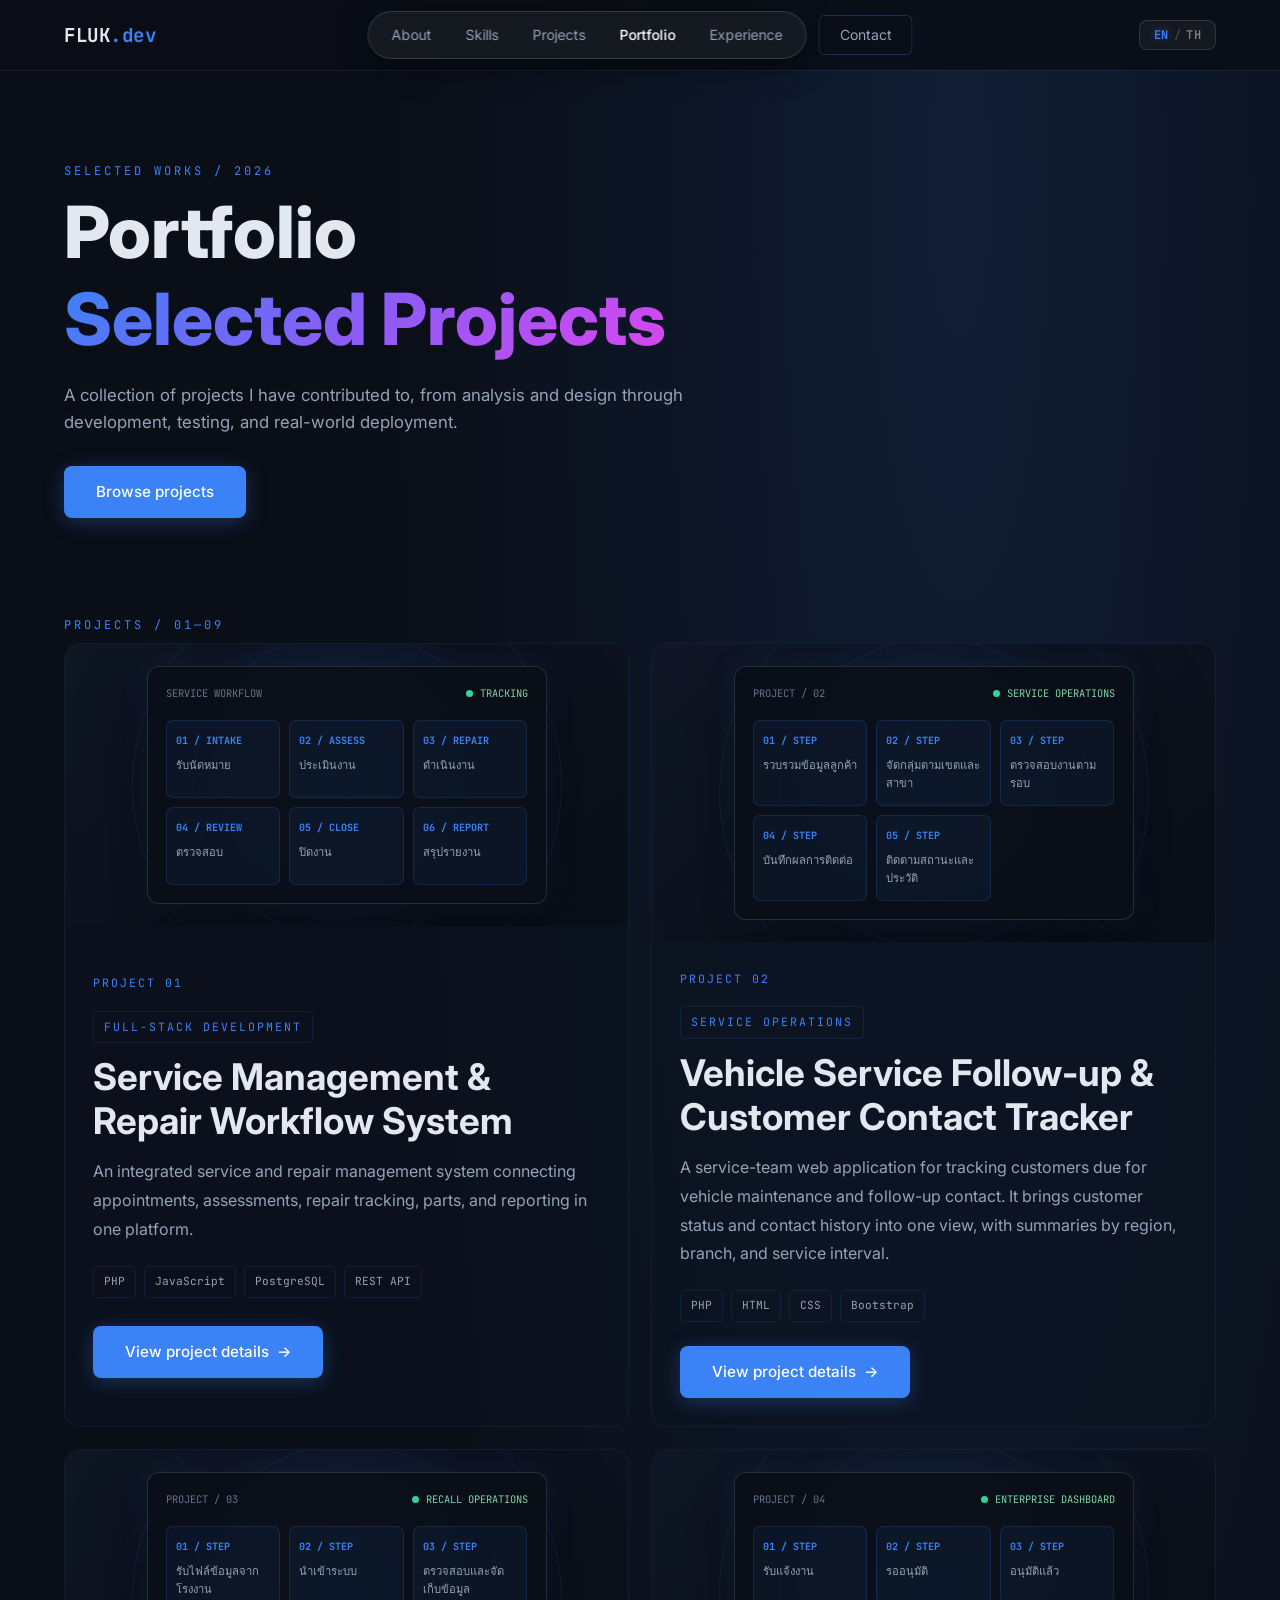
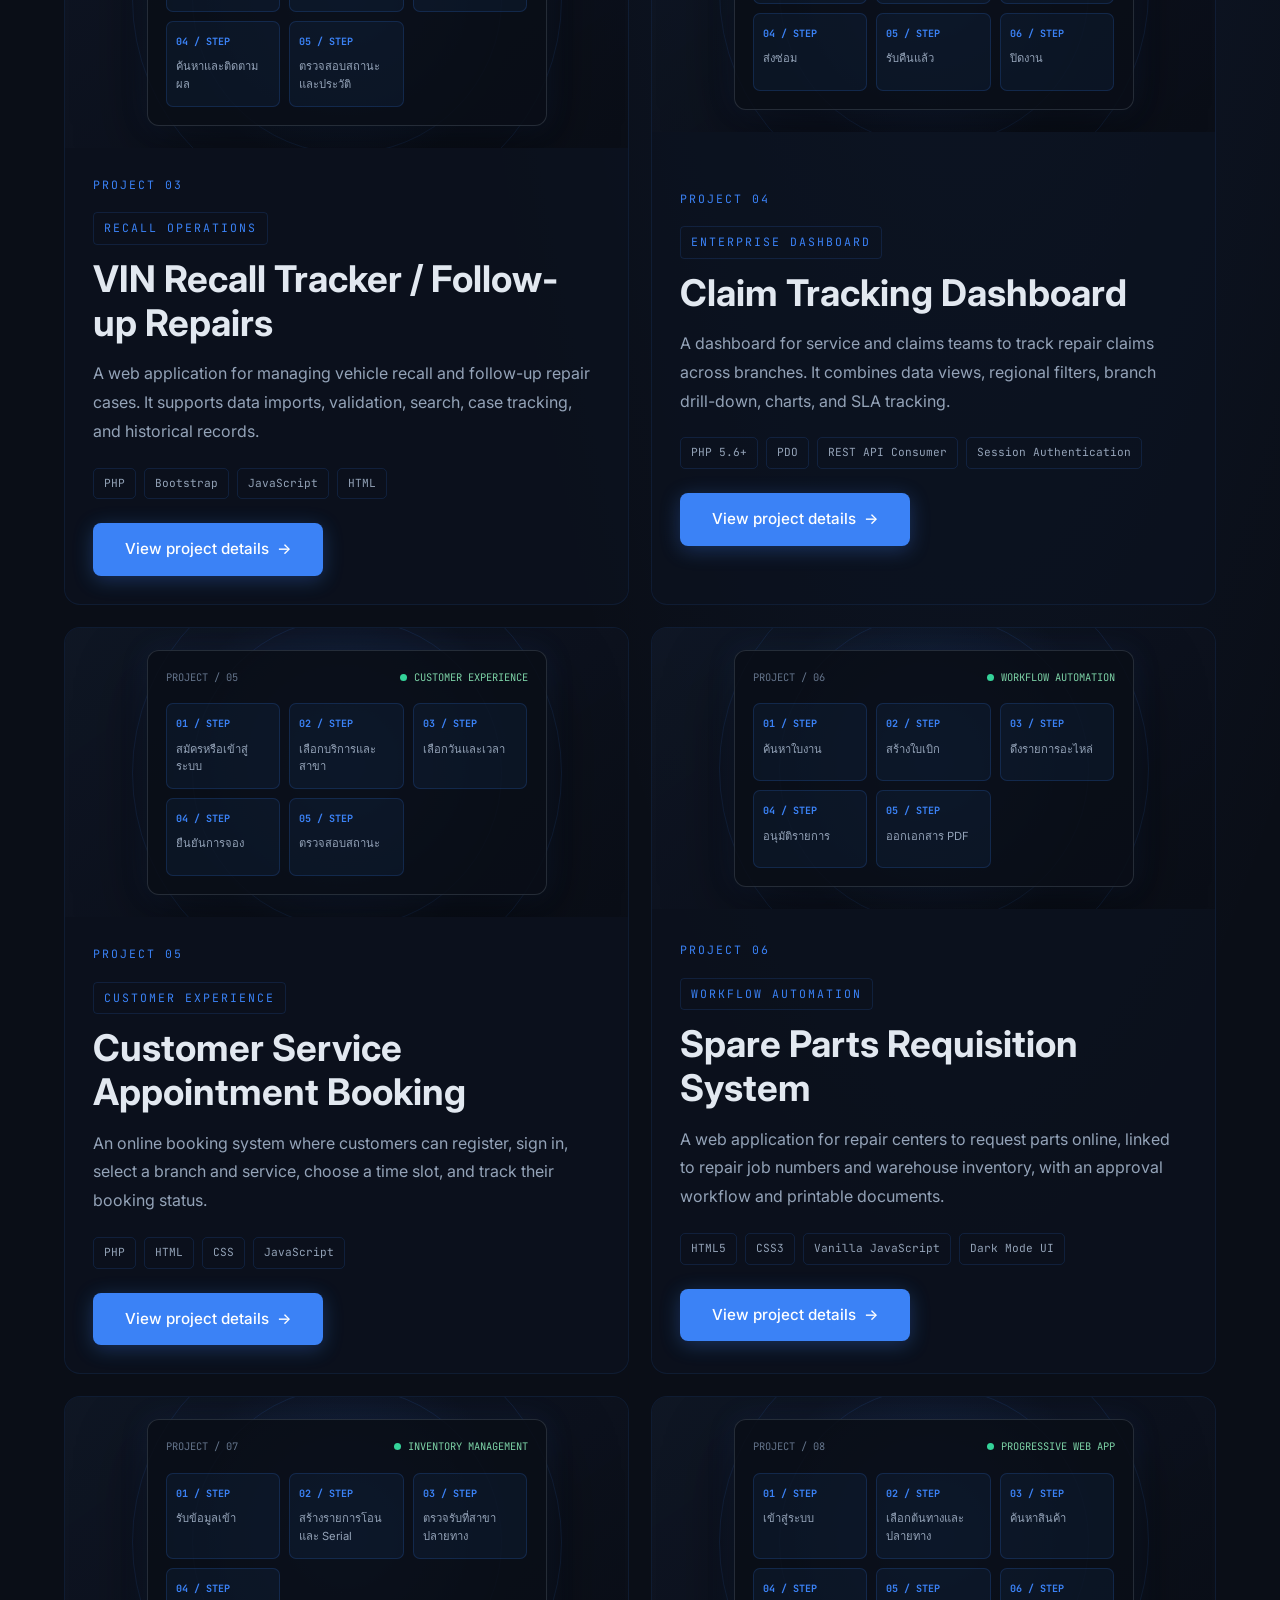
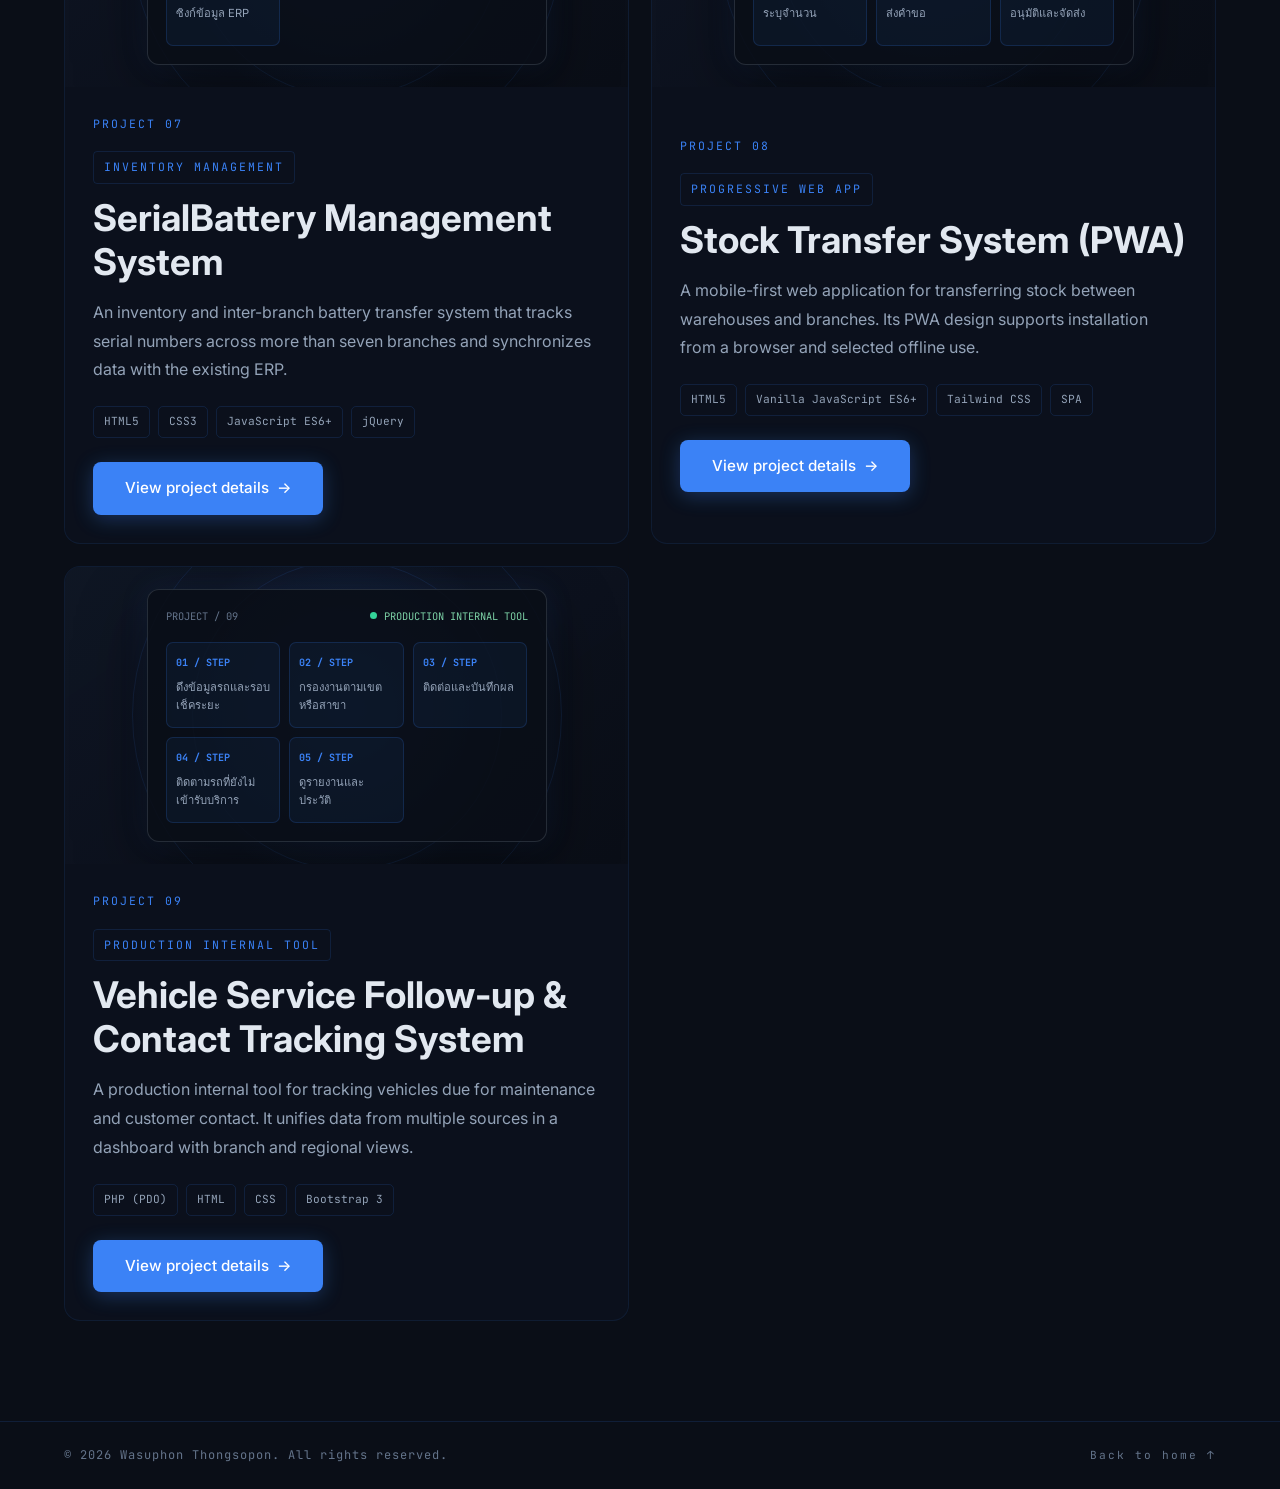
<file: portfolio.html>
<!DOCTYPE html>
<html lang="en">
<head>
    <meta charset="UTF-8">
    <meta name="viewport" content="width=device-width, initial-scale=1.0">
    <meta name="description" content="ผลงานและโปรเจกต์ของ Wasuphon Thongsopon (Fluk)">
    <title>Portfolio | Wasuphon Thongsopon</title>
    <link rel="stylesheet" href="style.css?v=3c09b82-mobile">
    <link rel="preconnect" href="https://fonts.googleapis.com">
    <link rel="preconnect" href="https://fonts.gstatic.com" crossorigin>
    <link href="https://fonts.googleapis.com/css2?family=Inter:wght@300;400;500;600;700;800;900&family=JetBrains+Mono:wght@400;500;600;700&display=swap" rel="stylesheet">
</head>
<body class="portfolio-page">
    <nav class="navbar scrolled" id="navbar" aria-label="Main navigation">
        <div class="nav-container">
            <a href="index.html#hero" class="nav-logo">FLUK<span>.dev</span></a>
            <div class="nav-links" id="navLinks">
                <div class="nav-pill-group">
                    <a href="index.html#about" class="nav-link" data-i18n="nav_about">About</a>
                    <a href="index.html#skills" class="nav-link" data-i18n="nav_skills">Skills</a>
                    <a href="index.html#projects" class="nav-link" data-i18n="nav_projects">Projects</a>
                    <a href="portfolio.html" class="nav-link active" aria-current="page" data-i18n="nav_portfolio">Portfolio</a>
                    <a href="index.html#experience" class="nav-link" data-i18n="nav_experience">Experience</a>
                </div>
                <a href="index.html#contact" class="nav-link nav-link-btn" data-i18n="nav_contact">Contact</a>
            </div>
            <button class="lang-toggle" id="langToggle" aria-label="Toggle language">
                <span class="lang-toggle-en">EN</span>
                <span class="lang-toggle-divider">/</span>
                <span class="lang-toggle-th">TH</span>
            </button>
            <button class="nav-toggle" id="navToggle" aria-label="Toggle menu" aria-expanded="false">
                <span></span><span></span><span></span>
            </button>
        </div>
    </nav>

    <main>
        <section class="portfolio-hero">
            <div class="container">
                <div class="section-label" data-i18n="portfolio_eyebrow">SELECTED WORKS / 2026</div>
                <h1 class="section-title"><span data-i18n="portfolio_title">Portfolio</span><br><span class="gradient-text" data-i18n="portfolio_subtitle">Selected Projects</span></h1>
                <p class="portfolio-hero-copy" data-i18n="portfolio_intro">
                    รวบรวมโปรเจกต์ที่ได้มีส่วนร่วมตั้งแต่การวิเคราะห์ ออกแบบ พัฒนา
                    ทดสอบ ไปจนถึงการนำระบบไปใช้งานจริง
                </p>
                <a class="btn btn-primary" href="#portfolio-projects" data-i18n="portfolio_browse">Browse projects</a>
            </div>
        </section>

        <section class="portfolio-list" id="portfolio-projects">
            <div class="container">
                <div class="section-label" data-i18n="portfolio_count">PROJECTS / 01—09</div>
                <div class="portfolio-project-grid">
                    <article class="portfolio-project-card">
                        <div class="portfolio-project-copy">
                            <div class="portfolio-project-number">PROJECT 01</div>
                            <div class="portfolio-project-type">FULL-STACK DEVELOPMENT</div>
                            <h2 class="portfolio-project-title">Service Management &amp; Repair Workflow System</h2>
                            <p class="portfolio-project-description" data-i18n="project01_summary">
                                ระบบบริหารงานบริการและงานซ่อม เชื่อมโยงการนัดหมาย การประเมินงาน
                                การติดตามสถานะ การจัดการอะไหล่ และรายงานไว้ในระบบเดียว
                            </p>
                            <div class="portfolio-tags" aria-label="เทคโนโลยีหลัก">
                                <span>PHP</span><span>JavaScript</span><span>PostgreSQL</span><span>REST API</span>
                            </div>
                            <a class="btn btn-primary" href="project-01.html" style="margin-top: 28px;">
                                <span data-i18n="project_details">View project details</span> <span aria-hidden="true">→</span>
                            </a>
                        </div>
                        <div class="portfolio-project-art" role="img" aria-label="ภาพประกอบลำดับงานของระบบบริการและงานซ่อม">
                            <div class="portfolio-art-window">
                                <div class="portfolio-art-window-header">
                                    <span>SERVICE WORKFLOW</span>
                                    <span class="portfolio-art-status">TRACKING</span>
                                </div>
                                <div class="portfolio-art-flow">
                                    <div class="portfolio-art-step"><strong>01 / INTAKE</strong><span>รับนัดหมาย</span></div>
                                    <div class="portfolio-art-step"><strong>02 / ASSESS</strong><span>ประเมินงาน</span></div>
                                    <div class="portfolio-art-step"><strong>03 / REPAIR</strong><span>ดำเนินงาน</span></div>
                                    <div class="portfolio-art-step"><strong>04 / REVIEW</strong><span>ตรวจสอบ</span></div>
                                    <div class="portfolio-art-step"><strong>05 / CLOSE</strong><span>ปิดงาน</span></div>
                                    <div class="portfolio-art-step"><strong>06 / REPORT</strong><span>สรุปรายงาน</span></div>
                                </div>
                            </div>
                        </div>
                    </article>
                    <div class="portfolio-project-grid-extra" id="portfolioProjectsExtra"></div>
                </div>
            </div>
        </section>
    </main>

    <footer class="footer">
        <div class="container footer-container">
            <p class="footer-copy">&copy; 2026 Wasuphon Thongsopon. All rights reserved.</p>
            <a class="footer-tag" href="index.html#hero" data-i18n="footer_home">Back to home ↑</a>
        </div>
    </footer>
    <script src="portfolio-projects.js?v=b06ca6b"></script>
    <script src="portfolio.js?v=b06ca6b"></script>
</body>
</html>
</file>
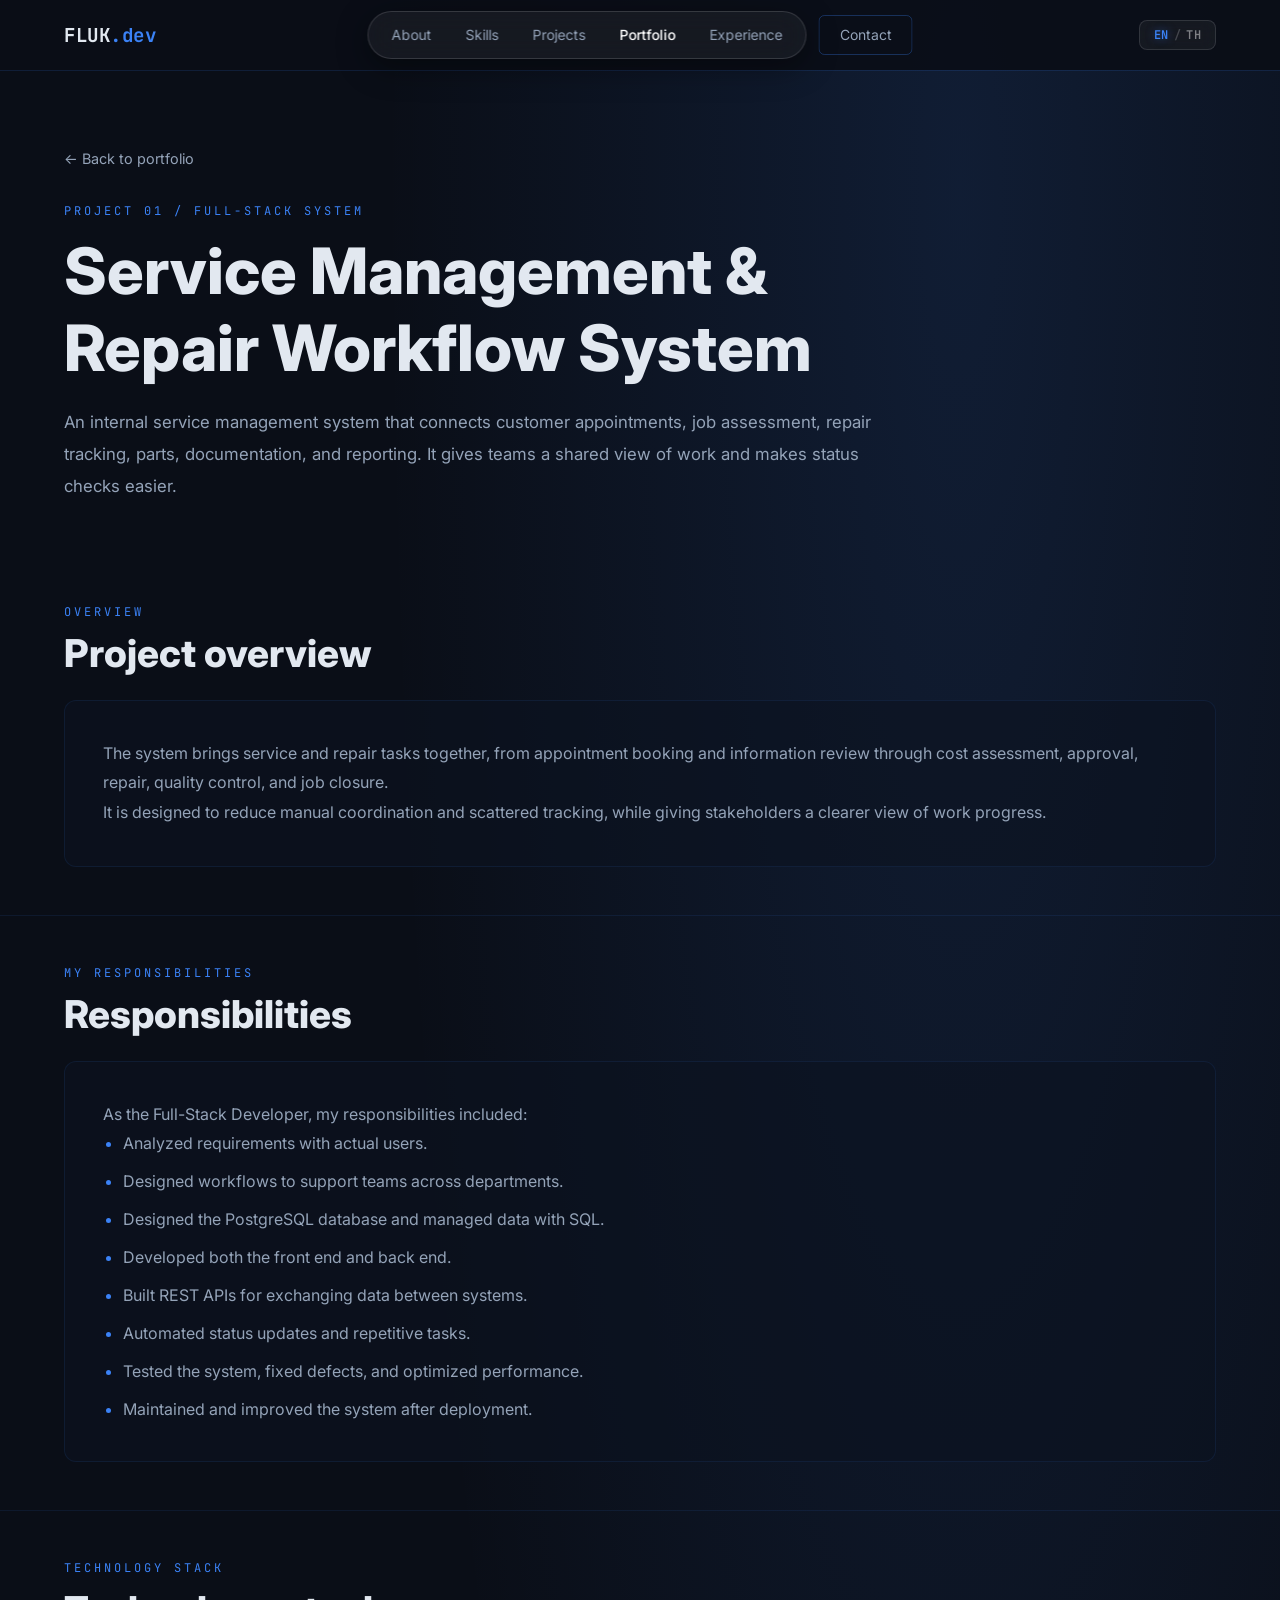
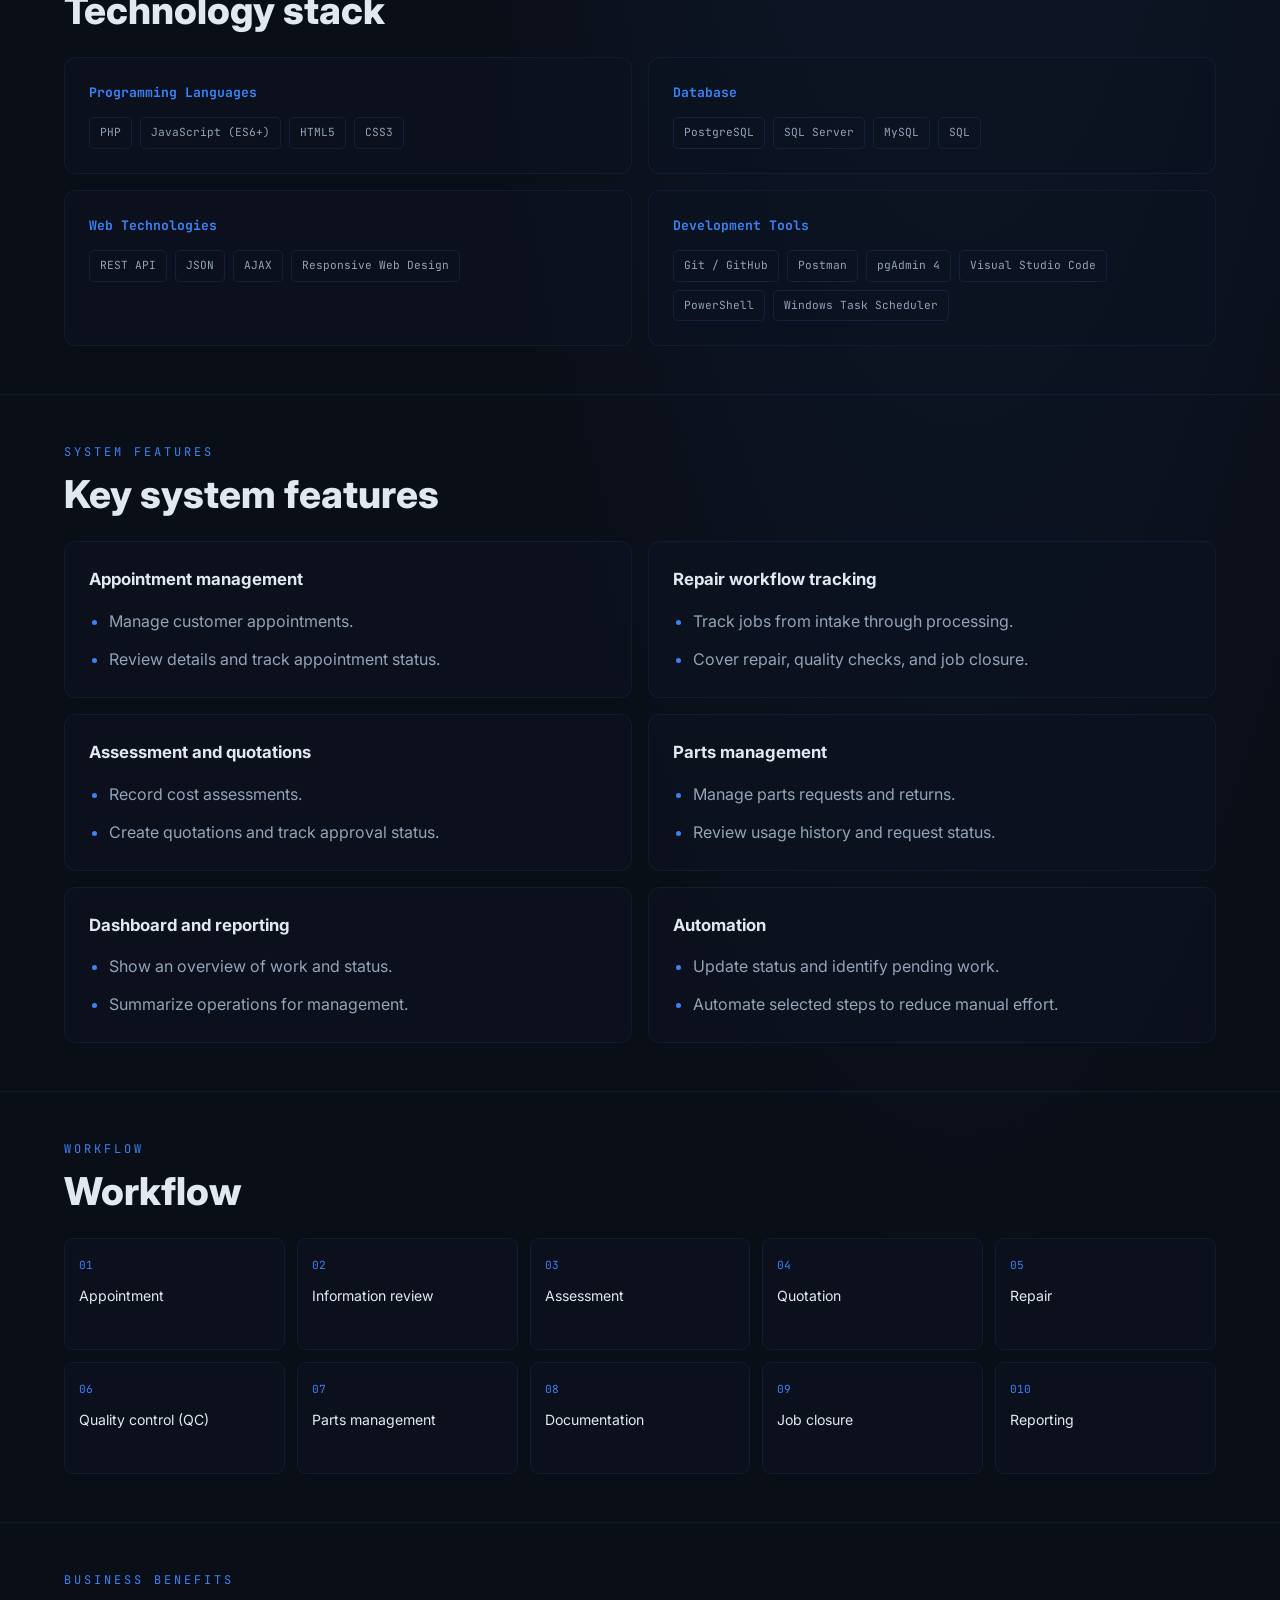
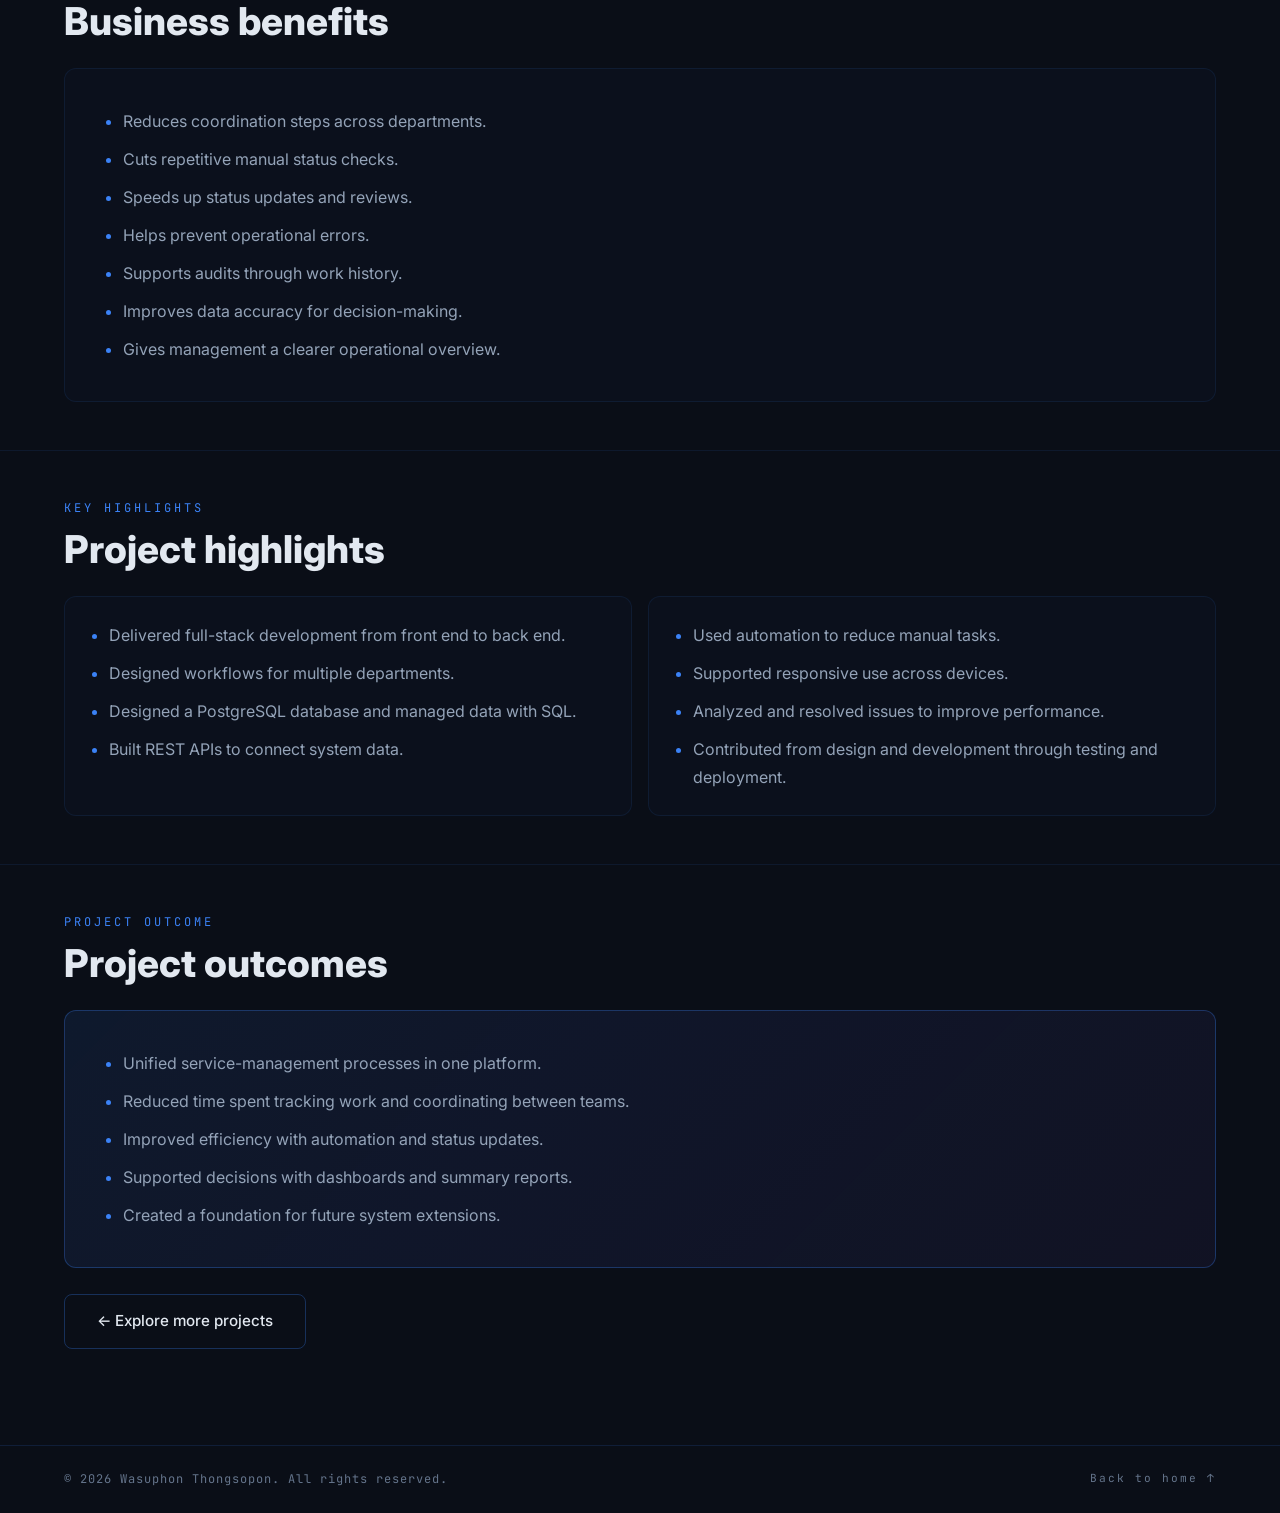
<file: project-01.html>
<!DOCTYPE html>
<html lang="en">
<head>
    <meta charset="UTF-8">
    <meta name="viewport" content="width=device-width, initial-scale=1.0">
    <meta name="description" content="รายละเอียด Service Management & Repair Workflow System โดย Wasuphon Thongsopon">
    <title>Project 01 | Service Management System</title>
    <link rel="stylesheet" href="style.css?v=3c09b82-mobile">
    <link rel="preconnect" href="https://fonts.googleapis.com">
    <link rel="preconnect" href="https://fonts.gstatic.com" crossorigin>
    <link href="https://fonts.googleapis.com/css2?family=Inter:wght@300;400;500;600;700;800;900&family=JetBrains+Mono:wght@400;500;600;700&display=swap" rel="stylesheet">
</head>
<body class="portfolio-page project01-page">
    <nav class="navbar scrolled" id="navbar" aria-label="Main navigation">
        <div class="nav-container">
            <a href="index.html#hero" class="nav-logo">FLUK<span>.dev</span></a>
            <div class="nav-links" id="navLinks">
                <div class="nav-pill-group">
                    <a href="index.html#about" class="nav-link" data-i18n="nav_about">About</a>
                    <a href="index.html#skills" class="nav-link" data-i18n="nav_skills">Skills</a>
                    <a href="index.html#projects" class="nav-link" data-i18n="nav_projects">Projects</a>
                    <a href="portfolio.html" class="nav-link active" aria-current="page" data-i18n="nav_portfolio">Portfolio</a>
                    <a href="index.html#experience" class="nav-link" data-i18n="nav_experience">Experience</a>
                </div>
                <a href="index.html#contact" class="nav-link nav-link-btn" data-i18n="nav_contact">Contact</a>
            </div>
            <button class="lang-toggle" id="langToggle" aria-label="Toggle language">
                <span class="lang-toggle-en">EN</span>
                <span class="lang-toggle-divider">/</span>
                <span class="lang-toggle-th">TH</span>
            </button>
            <button class="nav-toggle" id="navToggle" aria-label="Toggle menu" aria-expanded="false">
                <span></span><span></span><span></span>
            </button>
        </div>
    </nav>

    <main>
        <header class="detail-hero">
            <div class="container">
                <a class="detail-back" href="portfolio.html" data-i18n="detail_back">← Back to portfolio</a>
                <div class="section-label">PROJECT 01 / FULL-STACK SYSTEM</div>
                <h1 class="section-title">Service Management &amp; Repair Workflow System</h1>
                <p class="detail-lead">
                    ระบบบริหารงานบริการภายในองค์กรที่เชื่อมโยงกระบวนการตั้งแต่รับนัดหมายลูกค้า
                    ประเมินงาน ติดตามการซ่อม จัดการอะไหล่และเอกสาร ไปจนถึงสรุปรายงาน
                    ช่วยให้แต่ละฝ่ายทำงานบนข้อมูลชุดเดียวและตรวจสอบสถานะงานได้สะดวกขึ้น
                </p>
            </div>
        </header>

        <section class="detail-section">
            <div class="container">
                <div class="detail-section-heading">
                    <div class="section-label">OVERVIEW</div>
                    <h2 class="section-title">ภาพรวมโปรเจกต์</h2>
                </div>
                <div class="detail-panel">
                    <p>
                        ระบบนี้พัฒนาขึ้นเพื่อจัดการงานบริการและงานซ่อมที่เดิมกระจายอยู่หลายขั้นตอน
                        ตั้งแต่การนัดหมาย การตรวจสอบข้อมูล การประเมินค่าใช้จ่ายและอนุมัติ
                        ไปจนถึงการซ่อม ตรวจสอบคุณภาพ และปิดงาน
                    </p>
                    <p>
                        เป้าหมายคือช่วยลดการประสานงานด้วยมือ ลดการติดตามข้อมูลจากหลายแหล่ง
                        และทำให้ผู้เกี่ยวข้องเห็นความคืบหน้าของงานได้อย่างเป็นระบบ
                    </p>
                </div>
            </div>
        </section>

        <section class="detail-section">
            <div class="container">
                <div class="detail-section-heading">
                    <div class="section-label">MY RESPONSIBILITIES</div>
                    <h2 class="section-title">บทบาทและความรับผิดชอบ</h2>
                </div>
                <div class="detail-panel">
                    <p>รับผิดชอบในบทบาท Full-Stack Developer ครอบคลุมงานหลักดังนี้</p>
                    <ul>
                        <li>วิเคราะห์ Requirement จากผู้ใช้งานจริง</li>
                        <li>ออกแบบ Workflow ให้สอดคล้องกับการทำงานของแต่ละฝ่าย</li>
                        <li>ออกแบบฐานข้อมูล PostgreSQL และจัดการข้อมูลด้วย SQL</li>
                        <li>พัฒนา Front-end และ Back-end ของระบบ</li>
                        <li>พัฒนา REST API สำหรับเชื่อมต่อและแลกเปลี่ยนข้อมูลระหว่างระบบ</li>
                        <li>พัฒนา Automation สำหรับอัปเดตสถานะและลดงานที่ต้องทำซ้ำ</li>
                        <li>ทดสอบระบบ แก้ไขข้อผิดพลาด และปรับปรุงประสิทธิภาพ</li>
                        <li>ดูแลและพัฒนาระบบต่อเนื่องหลังเริ่มใช้งานจริง</li>
                    </ul>
                </div>
            </div>
        </section>

        <section class="detail-section">
            <div class="container">
                <div class="detail-section-heading">
                    <div class="section-label">TECHNOLOGY STACK</div>
                    <h2 class="section-title">เทคโนโลยีที่ใช้</h2>
                </div>
                <div class="detail-stack-grid">
                    <article class="detail-card detail-stack-card">
                        <h3>Programming Languages</h3>
                        <div class="detail-tags"><span>PHP</span><span>JavaScript (ES6+)</span><span>HTML5</span><span>CSS3</span></div>
                    </article>
                    <article class="detail-card detail-stack-card">
                        <h3>Database</h3>
                        <div class="detail-tags"><span>PostgreSQL</span><span>SQL Server</span><span>MySQL</span><span>SQL</span></div>
                    </article>
                    <article class="detail-card detail-stack-card">
                        <h3>Web Technologies</h3>
                        <div class="detail-tags"><span>REST API</span><span>JSON</span><span>AJAX</span><span>Responsive Web Design</span></div>
                    </article>
                    <article class="detail-card detail-stack-card">
                        <h3>Development Tools</h3>
                        <div class="detail-tags"><span>Git / GitHub</span><span>Postman</span><span>pgAdmin 4</span><span>Visual Studio Code</span><span>PowerShell</span><span>Windows Task Scheduler</span></div>
                    </article>
                </div>
            </div>
        </section>

        <section class="detail-section">
            <div class="container">
                <div class="detail-section-heading">
                    <div class="section-label">SYSTEM FEATURES</div>
                    <h2 class="section-title">ความสามารถหลักของระบบ</h2>
                </div>
                <div class="detail-grid">
                    <article class="detail-card">
                        <h3>จัดการนัดหมาย</h3>
                        <ul>
                            <li>จัดการนัดหมายของลูกค้า</li>
                            <li>ตรวจสอบข้อมูลและติดตามสถานะการนัดหมาย</li>
                        </ul>
                    </article>
                    <article class="detail-card">
                        <h3>ติดตามกระบวนการซ่อม</h3>
                        <ul>
                            <li>ติดตามงานตั้งแต่เริ่มดำเนินการ</li>
                            <li>ครอบคลุมขั้นตอนซ่อม ตรวจสอบคุณภาพ และปิดงาน</li>
                        </ul>
                    </article>
                    <article class="detail-card">
                        <h3>ประเมินงานและใบเสนอราคา</h3>
                        <ul>
                            <li>บันทึกผลประเมินค่าใช้จ่าย</li>
                            <li>จัดทำใบเสนอราคาและติดตามการอนุมัติ</li>
                        </ul>
                    </article>
                    <article class="detail-card">
                        <h3>จัดการอะไหล่</h3>
                        <ul>
                            <li>จัดการคำขอเบิกและคืนอะไหล่</li>
                            <li>ตรวจสอบประวัติการใช้งานและสถานะคำขอ</li>
                        </ul>
                    </article>
                    <article class="detail-card">
                        <h3>Dashboard และรายงาน</h3>
                        <ul>
                            <li>แสดงภาพรวมและสถานะงาน</li>
                            <li>สรุปข้อมูลการดำเนินงานสำหรับผู้บริหาร</li>
                        </ul>
                    </article>
                    <article class="detail-card">
                        <h3>Automation</h3>
                        <ul>
                            <li>อัปเดตสถานะและตรวจสอบงานค้าง</li>
                            <li>ดำเนินกระบวนการบางส่วนอัตโนมัติเพื่อลดงาน Manual</li>
                        </ul>
                    </article>
                </div>
            </div>
        </section>

        <section class="detail-section">
            <div class="container">
                <div class="detail-section-heading">
                    <div class="section-label">WORKFLOW</div>
                    <h2 class="section-title">ลำดับการทำงาน</h2>
                </div>
                <div class="workflow-grid" aria-label="ลำดับขั้นตอนการทำงาน">
                    <div class="workflow-step">รับนัดหมาย</div>
                    <div class="workflow-step">ตรวจสอบข้อมูล</div>
                    <div class="workflow-step">ประเมินงาน</div>
                    <div class="workflow-step">จัดทำใบเสนอราคา</div>
                    <div class="workflow-step">ดำเนินงานซ่อม</div>
                    <div class="workflow-step">ตรวจสอบคุณภาพ (QC)</div>
                    <div class="workflow-step">จัดการอะไหล่</div>
                    <div class="workflow-step">จัดทำเอกสาร</div>
                    <div class="workflow-step">ปิดงาน</div>
                    <div class="workflow-step">สรุปรายงาน</div>
                </div>
            </div>
        </section>

        <section class="detail-section">
            <div class="container">
                <div class="detail-section-heading">
                    <div class="section-label">BUSINESS BENEFITS</div>
                    <h2 class="section-title">ประโยชน์ต่อการทำงาน</h2>
                </div>
                <div class="detail-panel">
                    <ul>
                        <li>ลดขั้นตอนการประสานงานระหว่างหลายแผนก</li>
                        <li>ลดงานซ้ำซ้อนจากการติดตามสถานะด้วยตนเอง</li>
                        <li>เพิ่มความรวดเร็วในการอัปเดตและตรวจสอบสถานะงาน</li>
                        <li>ช่วยลดข้อผิดพลาดในการดำเนินงาน</li>
                        <li>รองรับการตรวจสอบย้อนหลังผ่านประวัติการทำงาน</li>
                        <li>เพิ่มความแม่นยำของข้อมูลสำหรับใช้ประกอบการตัดสินใจ</li>
                        <li>ช่วยให้ผู้บริหารติดตามภาพรวมงานได้สะดวกขึ้น</li>
                    </ul>
                </div>
            </div>
        </section>

        <section class="detail-section">
            <div class="container">
                <div class="detail-section-heading">
                    <div class="section-label">KEY HIGHLIGHTS</div>
                    <h2 class="section-title">จุดเด่นของโปรเจกต์</h2>
                </div>
                <div class="detail-grid">
                    <article class="detail-card"><ul><li>พัฒนาระบบ Full-Stack ตั้งแต่ Front-end ถึง Back-end</li><li>ออกแบบ Workflow ให้รองรับการทำงานหลายฝ่าย</li><li>ออกแบบฐานข้อมูล PostgreSQL และจัดการข้อมูลด้วย SQL</li><li>พัฒนา REST API เพื่อเชื่อมต่อข้อมูลระหว่างระบบ</li></ul></article>
                    <article class="detail-card"><ul><li>ใช้ Automation เพื่อลดงานที่ต้องทำด้วยตนเอง</li><li>รองรับ Responsive Web Design บนอุปกรณ์หลายขนาด</li><li>วิเคราะห์และแก้ไขปัญหาเพื่อเพิ่มประสิทธิภาพระบบ</li><li>ดูแลตั้งแต่การออกแบบ พัฒนา ทดสอบ จนถึงนำไปใช้งานจริง</li></ul></article>
                </div>
            </div>
        </section>

        <section class="detail-section">
            <div class="container">
                <div class="detail-section-heading">
                    <div class="section-label">PROJECT OUTCOME</div>
                    <h2 class="section-title">ผลลัพธ์ของโปรเจกต์</h2>
                </div>
                <div class="detail-panel detail-outcome">
                    <ul>
                        <li>รวมกระบวนการบริหารงานบริการไว้บนแพลตฟอร์มเดียว</li>
                        <li>ช่วยลดเวลาในการติดตามงานและประสานงานระหว่างแผนก</li>
                        <li>เพิ่มประสิทธิภาพด้วย Automation และการอัปเดตสถานะ</li>
                        <li>สนับสนุนการตัดสินใจด้วย Dashboard และรายงานสรุป</li>
                        <li>วางโครงสร้างระบบให้สามารถต่อยอดและเพิ่มฟีเจอร์ในอนาคต</li>
                    </ul>
                </div>
                <a class="btn btn-outline" href="portfolio.html">← กลับไปดูโปรเจกต์อื่น</a>
            </div>
        </section>
    </main>

    <footer class="footer detail-footer">
        <div class="container footer-container">
            <p class="footer-copy">&copy; 2026 Wasuphon Thongsopon. All rights reserved.</p>
            <a class="footer-tag" href="index.html#hero" data-i18n="footer_home">Back to home ↑</a>
        </div>
    </footer>
    <script src="portfolio.js?v=b06ca6b"></script>
</body>
</html>
</file>
<file: style.css>
/* ================================================== */
/*  DEVELOPER PORTFOLIO - STYLE.CSS                    */
/*  Dark Cyberpunk / Neon Theme                        */
/*  Easy to customize: Edit CSS variables below        */
/* ================================================== */

/* ========== CSS VARIABLES (EDIT COLORS HERE) ========== */
:root {
    /* --- Primary Colors --- */
    --bg-primary: #0a0e17;
    --bg-secondary: #0d1321;
    --bg-tertiary: #111827;
    --bg-card: rgba(17, 24, 39, 0.7);
    --bg-card-hover: rgba(23, 33, 54, 0.85);
    
    /* --- Text Colors --- */
    --text-primary: #e2e8f0;
    --text-secondary: #94a3b8;
    --text-muted: #64748b;
    
    /* --- Accent / Neon Colors --- */
    --accent-blue: #3b82f6;
    --accent-purple: #8b5cf6;
    --accent-pink: #d946ef;
    --accent-cyan: #06b6d4;
    
    /* --- Gradients --- */
    --gradient-main: linear-gradient(135deg, #3b82f6, #8b5cf6, #d946ef);
    --gradient-blue-purple: linear-gradient(135deg, #3b82f6, #8b5cf6);
    --gradient-glow: linear-gradient(135deg, rgba(59,130,246,0.15), rgba(139,92,246,0.15));
    
    /* --- Borders --- */
    --border-color: rgba(59, 130, 246, 0.15);
    --border-glow: rgba(59, 130, 246, 0.3);
    
    /* --- Glass Effect --- */
    --glass-bg: rgba(13, 19, 33, 0.6);
    --glass-border: rgba(59, 130, 246, 0.1);
    --glass-blur: 20px;
    
    /* --- Sizing --- */
    --nav-height: 70px;
    --container-max: 1200px;
    --border-radius: 12px;
    --border-radius-sm: 8px;
    --border-radius-lg: 16px;
    
    /* --- Transitions --- */
    --transition-fast: 0.2s ease;
    --transition-base: 0.3s ease;
    --transition-slow: 0.5s ease;
    --transition-spring: 0.4s cubic-bezier(0.175, 0.885, 0.32, 1.275);
}

/* ========== RESET & BASE ========== */
*, *::before, *::after {
    margin: 0;
    padding: 0;
    box-sizing: border-box;
}

html {
    scroll-behavior: smooth;
    font-size: 16px;
    scrollbar-width: thin;
    scrollbar-color: var(--accent-blue) var(--bg-primary);
    -webkit-font-smoothing: antialiased;
    -moz-osx-font-smoothing: grayscale;
    text-rendering: optimizeLegibility;
    overflow-x: hidden;
    max-width: 100%;
}

html::-webkit-scrollbar {
    width: 6px;
}
html::-webkit-scrollbar-track {
    background: var(--bg-primary);
}
html::-webkit-scrollbar-thumb {
    background: var(--accent-blue);
    border-radius: 3px;
}

body {
    font-family: 'Inter', -apple-system, BlinkMacSystemFont, sans-serif;
    background-color: var(--bg-primary);
    color: var(--text-primary);
    line-height: 1.6;
    overflow-x: hidden;
    cursor: none;
    -webkit-overflow-scrolling: touch;
}

body.portfolio-page,
body:not(.portfolio-page) {
    animation: pageFadeIn 0.3s ease both;
}

body.page-leaving {
    animation: pageFadeOut 0.18s ease both;
    pointer-events: none;
}

@keyframes pageFadeIn {
    from { opacity: 0; }
    to { opacity: 1; }
}

@keyframes pageFadeOut {
    from { opacity: 1; }
    to { opacity: 0; }
}

@media (prefers-reduced-motion: reduce) {
    body.portfolio-page,
    body:not(.portfolio-page),
    body.page-leaving {
        animation: none;
    }
}

/* Hide custom cursor on touch devices */
@media (hover: none) {
    body { cursor: auto; }
    .cursor-dot, .cursor-ring { display: none !important; }
}

a {
    text-decoration: none;
    color: inherit;
    cursor: none;
}

img {
    max-width: 100%;
    display: block;
}

button {
    cursor: none;
    border: none;
    background: none;
    font-family: inherit;
}

::selection {
    background: rgba(139, 92, 246, 0.3);
    color: #fff;
}

/* ========== LOADING SCREEN ========== */
.loader {
    position: fixed;
    inset: 0;
    z-index: 10000;
    background: var(--bg-primary);
    display: flex;
    align-items: center;
    justify-content: center;
    transition: opacity 0.5s ease, visibility 0.5s ease;
}

.loader.hidden {
    opacity: 0;
    visibility: hidden;
    pointer-events: none;
}

.loader-content {
    text-align: center;
}

.loader-logo {
    font-family: 'JetBrains Mono', monospace;
    font-size: 2rem;
    font-weight: 700;
    color: var(--text-primary);
    margin-bottom: 24px;
}

.loader-logo span {
    color: var(--accent-blue);
}

.loader-bar {
    width: 200px;
    height: 3px;
    background: var(--bg-tertiary);
    border-radius: 2px;
    overflow: hidden;
    margin: 0 auto 16px;
}

.loader-bar-fill {
    height: 100%;
    width: 0%;
    background: var(--gradient-main);
    border-radius: 2px;
    animation: loaderFill 1.5s ease-in-out forwards;
}

@keyframes loaderFill {
    0% { width: 0%; }
    50% { width: 70%; }
    100% { width: 100%; }
}

.loader-text {
    font-family: 'JetBrains Mono', monospace;
    font-size: 0.75rem;
    color: var(--text-muted);
    letter-spacing: 2px;
}

/* ========== CUSTOM CURSOR ========== */
.cursor-dot {
    position: fixed;
    top: 0;
    left: 0;
    width: 6px;
    height: 6px;
    background: #fff;
    border-radius: 50%;
    pointer-events: none;
    z-index: 9999;
    transform: translate(0, 0);
    transition: width 0.2s ease, height 0.2s ease, background 0.2s ease;
    will-change: transform;
    backface-visibility: hidden;
}

.cursor-ring {
    position: fixed;
    top: 0;
    left: 0;
    width: 36px;
    height: 36px;
    border: 1.5px solid rgba(59, 130, 246, 0.5);
    border-radius: 50%;
    pointer-events: none;
    z-index: 9998;
    transform: translate(0, 0);
    transition: width 0.3s ease, height 0.3s ease, border-color 0.3s ease;
    will-change: transform;
    backface-visibility: hidden;
}

body.cursor-hover .cursor-dot {
    width: 12px;
    height: 12px;
    background: var(--accent-blue);
}

body.cursor-hover .cursor-ring {
    width: 50px;
    height: 50px;
    border-color: var(--accent-purple);
}

/* ========== SCROLL PROGRESS BAR ========== */
.scroll-progress {
    position: fixed;
    top: 0;
    left: 0;
    height: 3px;
    background: var(--gradient-main);
    z-index: 9997;
    width: 0%;
    box-shadow: 0 0 10px rgba(59, 130, 246, 0.5);
    will-change: width;
    transform: translateZ(0);
}

/* ========== NAVIGATION ========== */
.navbar {
    position: fixed;
    top: 0;
    left: 0;
    right: 0;
    height: var(--nav-height);
    z-index: 1000;
    transition: background 0.4s ease, box-shadow 0.4s ease, backdrop-filter 0.4s ease;
    transform: translateZ(0);
    will-change: background, box-shadow;
}

.navbar.scrolled {
    background: rgba(10, 14, 23, 0.85);
    backdrop-filter: blur(20px);
    -webkit-backdrop-filter: blur(20px);
    box-shadow: 0 1px 0 var(--border-color);
}

.nav-container {
    max-width: var(--container-max);
    margin: 0 auto;
    padding: 0 24px;
    height: 100%;
    display: flex;
    align-items: center;
    justify-content: space-between;
}

.nav-logo {
    font-family: 'JetBrains Mono', monospace;
    font-size: 1.2rem;
    font-weight: 700;
    color: var(--text-primary);
    letter-spacing: -0.5px;
}

.nav-logo span {
    color: var(--accent-blue);
}

.nav-links {
    display: flex;
    align-items: center;
    gap: 12px;
}

/* Pill group wrapper */
.nav-pill-group {
    position: relative;
    display: flex;
    align-items: center;
    background: rgba(255, 255, 255, 0.05);
    border: 0.5px solid rgba(200, 200, 200, 0.18);
    border-radius: 60px;
    padding: 5px 6px;
    backdrop-filter: blur(15px);
    -webkit-backdrop-filter: blur(15px);
    box-shadow: 0 8px 32px rgba(0, 0, 0, 0.4);
}

/* Sliding indicator */
.nav-indicator {
    position: absolute;
    top: 5px;
    left: 0;
    height: calc(100% - 10px);
    border-radius: 50px;
    background: var(--accent-blue);
    box-shadow: 0 0 18px rgba(59, 130, 246, 0.65), 0 0 40px rgba(59, 130, 246, 0.25);
    transition: transform 0.35s cubic-bezier(0.4, 0, 0.2, 1), width 0.35s cubic-bezier(0.4, 0, 0.2, 1), opacity 0.2s ease;
    pointer-events: none;
    z-index: 0;
    opacity: 0;
    will-change: transform, width;
    transform: translateX(0);
}

.nav-indicator.visible {
    opacity: 1;
}

.nav-pill-group .nav-link {
    position: relative;
    z-index: 1;
    padding: 7px 17px;
    font-size: 0.875rem;
    font-weight: 400;
    color: var(--text-secondary);
    border-radius: 50px;
    transition: color 0.25s ease;
    white-space: nowrap;
}

.nav-pill-group .nav-link::after {
    display: none;
}

.nav-pill-group .nav-link:hover {
    color: var(--text-primary);
}

.nav-pill-group .nav-link.active {
    color: #fff;
    font-weight: 500;
}

/* Contact button (remains separate) */
.nav-link {
    font-size: 0.9rem;
    font-weight: 400;
    color: var(--text-secondary);
    transition: color var(--transition-fast);
    position: relative;
}

.nav-link:hover {
    color: var(--text-primary);
}

.nav-link::after {
    content: '';
    position: absolute;
    bottom: -4px;
    left: 0;
    width: 0;
    height: 1.5px;
    background: var(--accent-blue);
    transition: width var(--transition-base);
}

.nav-link:hover::after {
    width: 100%;
}

.nav-link-btn {
    padding: 8px 20px;
    border: 1px solid var(--border-glow);
    border-radius: 6px;
    transition: all var(--transition-base);
    color: var(--text-secondary);
    font-size: 0.875rem;
}

.nav-link-btn:hover {
    background: rgba(59, 130, 246, 0.1);
    border-color: var(--accent-blue);
    color: var(--text-primary);
}

.nav-link-btn::after {
    display: none;
}

/* Language Toggle */
.lang-toggle {
    display: flex;
    align-items: center;
    gap: 4px;
    padding: 6px 14px;
    background: rgba(255, 255, 255, 0.05);
    border: 1px solid rgba(255, 255, 255, 0.12);
    border-radius: 8px;
    cursor: pointer;
    font-family: 'JetBrains Mono', monospace;
    font-size: 0.75rem;
    font-weight: 600;
    letter-spacing: 0.5px;
    color: rgba(255, 255, 255, 0.45);
    transition: background 0.3s ease, border-color 0.3s ease;
    margin-left: 8px;
    backdrop-filter: blur(8px);
    -webkit-backdrop-filter: blur(8px);
}

.lang-toggle:hover {
    background: rgba(255, 255, 255, 0.1);
    border-color: rgba(255, 255, 255, 0.2);
}

.lang-toggle-en,
.lang-toggle-th {
    transition: color 0.3s ease, text-shadow 0.3s ease;
}

.lang-toggle-en.active,
.lang-toggle-th.active {
    color: var(--accent-blue);
    text-shadow: 0 0 8px rgba(59, 130, 246, 0.5);
}

.lang-toggle-divider {
    color: rgba(255, 255, 255, 0.2);
    margin: 0 1px;
}

/* Mobile Toggle */
.nav-toggle {
    display: none;
    flex-direction: column;
    gap: 5px;
    padding: 4px;
}

.nav-toggle span {
    width: 24px;
    height: 2px;
    background: var(--text-primary);
    border-radius: 2px;
    transition: var(--transition-base);
}

.nav-toggle.active span:nth-child(1) {
    transform: rotate(45deg) translate(5px, 5px);
}
.nav-toggle.active span:nth-child(2) {
    opacity: 0;
}
.nav-toggle.active span:nth-child(3) {
    transform: rotate(-45deg) translate(5px, -5px);
}

/* ========== CONTAINER & SECTIONS ========== */
.container {
    max-width: var(--container-max);
    margin: 0 auto;
    padding: 0 24px;
}

.section {
    padding: 100px 0;
    position: relative;
}

.section-label {
    font-family: 'JetBrains Mono', monospace;
    font-size: 0.75rem;
    color: var(--accent-blue);
    letter-spacing: 3px;
    text-transform: uppercase;
    margin-bottom: 8px;
}

.section-label.center {
    text-align: center;
}

.section-title {
    font-size: 2.5rem;
    font-weight: 800;
    color: var(--text-primary);
    margin-bottom: 48px;
    line-height: 1.2;
}

.section-title.center {
    text-align: center;
}

/* ========== GLASS CARD ========== */
.glass-card {
    background: var(--glass-bg);
    border: 1px solid var(--glass-border);
    border-radius: var(--border-radius);
    backdrop-filter: blur(var(--glass-blur));
    -webkit-backdrop-filter: blur(var(--glass-blur));
    transition: border-color 0.35s ease, background 0.35s ease, box-shadow 0.4s ease, transform 0.35s ease;
    transform: translateZ(0);
    backface-visibility: hidden;
}

.glass-card:hover {
    border-color: var(--border-glow);
    background: var(--bg-card-hover);
    box-shadow: 0 0 30px rgba(59, 130, 246, 0.08);
}

/* Animated gradient border effect */
.gradient-border {
    position: relative;
}

.gradient-border::before {
    content: '';
    position: absolute;
    inset: -1px;
    border-radius: inherit;
    padding: 1px;
    background: var(--gradient-main);
    -webkit-mask: linear-gradient(#fff 0 0) content-box, linear-gradient(#fff 0 0);
    mask: linear-gradient(#fff 0 0) content-box, linear-gradient(#fff 0 0);
    -webkit-mask-composite: xor;
    mask-composite: exclude;
    opacity: 0;
    transition: opacity var(--transition-base);
}

.gradient-border:hover::before {
    opacity: 1;
}

/* ========== BUTTONS ========== */
.btn {
    display: inline-flex;
    align-items: center;
    gap: 8px;
    padding: 14px 32px;
    font-size: 0.95rem;
    font-weight: 500;
    border-radius: var(--border-radius-sm);
    transition: all var(--transition-base);
    position: relative;
    overflow: hidden;
}

.btn-primary {
    background: var(--accent-blue);
    color: #fff;
    box-shadow: 0 4px 20px rgba(59, 130, 246, 0.3);
}

.btn-primary:hover {
    background: #2563eb;
    box-shadow: 0 4px 30px rgba(59, 130, 246, 0.5);
    transform: translateY(-2px);
}

.btn-outline {
    border: 1px solid var(--border-glow);
    color: var(--text-primary);
}

.btn-outline:hover {
    background: rgba(59, 130, 246, 0.1);
    border-color: var(--accent-blue);
    transform: translateY(-2px);
}

/* ========== HERO SECTION ========== */
.hero {
    position: relative;
    min-height: 100vh;
    display: flex;
    flex-direction: column;
    justify-content: center;
    align-items: center;
    text-align: center;
    overflow: hidden;
    padding-bottom: 80px;
    contain: layout style;
}

.hero-particles {
    position: absolute;
    inset: 0;
    z-index: 0;
    will-change: contents;
    transform: translateZ(0);
}

.hero-grid-bg {
    position: absolute;
    inset: 0;
    background-image: 
        linear-gradient(rgba(59, 130, 246, 0.03) 1px, transparent 1px),
        linear-gradient(90deg, rgba(59, 130, 246, 0.03) 1px, transparent 1px);
    background-size: 60px 60px;
    z-index: 0;
}

.hero-content {
    position: relative;
    z-index: 2;
    padding: 0 24px;
}

.hero-badge {
    display: inline-block;
    margin-bottom: 24px;
}

.hero-badge span {
    font-family: 'JetBrains Mono', monospace;
    font-size: 0.75rem;
    color: var(--text-muted);
    letter-spacing: 3px;
    padding: 8px 20px;
    border: 1px solid var(--border-color);
    border-radius: 30px;
    background: rgba(17, 24, 39, 0.5);
}

.hero-title {
    font-size: clamp(2.5rem, 6vw, 4.5rem);
    font-weight: 900;
    line-height: 1.1;
    margin-bottom: 20px;
    letter-spacing: -1px;
}

.gradient-text {
    background: var(--gradient-main);
    -webkit-background-clip: text;
    background-clip: text;
    -webkit-text-fill-color: transparent;
    position: relative;
}

.hero-tagline {
    font-family: 'JetBrains Mono', monospace;
    font-size: 1rem;
    color: var(--accent-blue);
    margin-bottom: 20px;
    display: flex;
    align-items: center;
    justify-content: center;
    gap: 8px;
}

.tagline-prefix {
    color: var(--accent-purple);
}

.typing-cursor {
    animation: blink 1s step-end infinite;
    color: var(--accent-blue);
}

@keyframes blink {
    50% { opacity: 0; }
}

.hero-description {
    font-size: 1rem;
    color: var(--text-secondary);
    max-width: 550px;
    margin: 0 auto 32px;
    line-height: 1.7;
}

.hero-buttons {
    display: flex;
    gap: 16px;
    justify-content: center;
    flex-wrap: wrap;
}

/* Hero scrolling image strip */
.hero-image-strip {
    position: absolute;
    bottom: 0;
    left: 0;
    right: 0;
    height: 80px;
    overflow: hidden;
    z-index: 1;
    mask-image: linear-gradient(90deg, transparent, black 10%, black 90%, transparent);
    -webkit-mask-image: linear-gradient(90deg, transparent, black 10%, black 90%, transparent);
}

.strip-track {
    display: flex;
    gap: 12px;
    animation: scrollStrip 30s linear infinite;
    width: max-content;
    will-change: transform;
    backface-visibility: hidden;
}

.strip-img {
    flex-shrink: 0;
    width: 140px;
    height: 70px;
    border-radius: 8px;
    overflow: hidden;
    opacity: 0.4;
    transition: opacity var(--transition-base);
}

.strip-img:hover {
    opacity: 0.7;
}

.strip-img img {
    width: 100%;
    height: 100%;
    object-fit: cover;
}

@keyframes scrollStrip {
    0% { transform: translateX(0); }
    100% { transform: translateX(-50%); }
}

/* ========== ABOUT SECTION ========== */
.about {
    background: var(--bg-secondary);
    border-top: 1px solid var(--border-color);
    border-bottom: 1px solid var(--border-color);
}

.about-grid {
    display: grid;
    grid-template-columns: 300px 1fr;
    gap: 60px;
    align-items: center;
}

.about-image {
    width: 300px;
    height: 350px;
    border-radius: var(--border-radius);
    background: var(--bg-tertiary);
    border: 1px solid var(--border-color);
    display: flex;
    align-items: center;
    justify-content: center;
    overflow: hidden;
    position: relative;
}

.about-image img {
    width: 100%;
    height: 100%;
    object-fit: cover;
}

.about-image-placeholder {
    font-family: 'JetBrains Mono', monospace;
    font-size: 0.85rem;
    color: var(--text-muted);
    letter-spacing: 2px;
}

.about-bio {
    font-size: 1.05rem;
    color: var(--text-secondary);
    line-height: 1.8;
    margin-bottom: 28px;
}

.about-social-links {
    display: flex;
    gap: 12px;
    flex-wrap: wrap;
}

.social-badge {
    font-family: 'JetBrains Mono', monospace;
    font-size: 0.7rem;
    letter-spacing: 2px;
    padding: 8px 16px;
    border: 1px solid var(--border-color);
    border-radius: 6px;
    color: var(--text-muted);
    transition: all var(--transition-base);
}

.social-badge:hover {
    border-color: var(--accent-blue);
    color: var(--accent-blue);
    background: rgba(59, 130, 246, 0.08);
    box-shadow: 0 0 15px rgba(59, 130, 246, 0.1);
}

/* ========== SKILLS ICON GRID (NEW) ========== */
.skill-icon-filters {
    display: flex;
    gap: 10px;
    margin-bottom: 32px;
    flex-wrap: wrap;
}

.skill-filter-btn {
    font-family: 'Inter', sans-serif;
    font-size: 0.85rem;
    font-weight: 500;
    color: var(--text-muted);
    padding: 8px 22px;
    border: 1px solid var(--border-color);
    border-radius: 30px;
    transition: all var(--transition-base);
    cursor: none;
    background: transparent;
}

.skill-filter-btn:hover {
    color: var(--text-primary);
    border-color: var(--accent-purple);
    background: rgba(139, 92, 246, 0.08);
}

.skill-filter-btn.active {
    color: #fff;
    background: var(--accent-purple);
    border-color: var(--accent-purple);
    box-shadow: 0 4px 15px rgba(139, 92, 246, 0.35);
}

.skill-icon-grid {
    display: grid;
    grid-template-columns: repeat(5, 1fr);
    gap: 16px;
    margin-bottom: 20px;
}

.skill-icon-card {
    background: var(--glass-bg);
    border: 1px solid var(--glass-border);
    border-radius: var(--border-radius);
    padding: 28px 16px;
    display: flex;
    flex-direction: column;
    align-items: center;
    gap: 14px;
    transition: transform 0.3s cubic-bezier(0.22, 1, 0.36, 1), border-color 0.3s ease, box-shadow 0.35s ease;
    cursor: default;
    position: relative;
    overflow: hidden;
    will-change: transform;
    backface-visibility: hidden;
}

.skill-icon-card::before {
    content: '';
    position: absolute;
    inset: 0;
    background: radial-gradient(circle at 50% 0%, rgba(139, 92, 246, 0.08), transparent 70%);
    opacity: 0;
    transition: opacity var(--transition-base);
}

.skill-icon-card:hover {
    border-color: rgba(139, 92, 246, 0.4);
    transform: translateY(-4px) translateZ(0);
    box-shadow: 0 8px 30px rgba(139, 92, 246, 0.12);
}

.skill-icon-card:hover::before {
    opacity: 1;
}

.skill-icon-card-svg {
    width: 40px;
    height: 40px;
    color: var(--accent-purple);
    transition: all var(--transition-base);
    position: relative;
    z-index: 1;
}

.skill-icon-card:hover .skill-icon-card-svg {
    color: #a78bfa;
    filter: drop-shadow(0 0 8px rgba(139, 92, 246, 0.5));
    transform: scale(1.1);
}

.skill-icon-card-name {
    font-size: 0.85rem;
    font-weight: 500;
    color: var(--text-secondary);
    text-align: center;
    position: relative;
    z-index: 1;
    transition: color var(--transition-base);
}

.skill-icon-card:hover .skill-icon-card-name {
    color: var(--text-primary);
}

/* Skill icon card animation */
.skill-icon-card.show-card {
    animation: skillCardIn 0.4s ease forwards;
}

.skill-icon-card.hide-card {
    animation: skillCardOut 0.25s ease forwards;
}

@keyframes skillCardIn {
    from { opacity: 0; transform: scale(0.9) translateY(12px) translateZ(0); }
    to { opacity: 1; transform: scale(1) translateY(0) translateZ(0); }
}

@keyframes skillCardOut {
    from { opacity: 1; transform: scale(1) translateZ(0); }
    to { opacity: 0; transform: scale(0.9) translateZ(0); }
}

.skill-bars-subtitle {
    font-size: 1.6rem;
    font-weight: 700;
    color: var(--text-primary);
    margin-bottom: 36px;
}

@media (max-width: 1024px) {
    .skill-icon-grid {
        grid-template-columns: repeat(4, 1fr);
    }
}

@media (max-width: 768px) {
    .skill-icon-grid {
        grid-template-columns: repeat(3, 1fr);
        gap: 12px;
    }
    .skill-icon-filters {
        gap: 8px;
    }
    .skill-filter-btn {
        font-size: 0.75rem;
        padding: 6px 14px;
    }
    .skill-icon-card {
        padding: 20px 12px;
    }
}

@media (max-width: 400px) {
    .skill-icon-grid {
        grid-template-columns: repeat(2, 1fr);
    }
}

/* ========== SKILLS SECTION ========== */
.skills-grid {
    display: grid;
    grid-template-columns: repeat(3, 1fr);
    gap: 24px;
}

.skill-card {
    padding: 28px;
}

.skill-card-header {
    display: flex;
    justify-content: space-between;
    align-items: center;
    margin-bottom: 24px;
    padding-bottom: 16px;
    border-bottom: 1px solid var(--border-color);
    position: relative;
}

.skill-card-header::after {
    content: '';
    position: absolute;
    bottom: -1px;
    left: 0;
    width: 40%;
    height: 1px;
    background: var(--gradient-main);
}

.skill-category-label {
    font-family: 'JetBrains Mono', monospace;
    font-size: 0.65rem;
    color: var(--accent-blue);
    letter-spacing: 2px;
}

.skill-category-title {
    font-size: 1rem;
    font-weight: 600;
    color: var(--text-primary);
}

.skill-list {
    display: flex;
    flex-direction: column;
    gap: 18px;
}

.skill-item {
    display: grid;
    grid-template-columns: 1fr auto;
    gap: 4px 12px;
    align-items: center;
}

.skill-info {
    display: flex;
    align-items: center;
    gap: 10px;
}

.skill-icon {
    font-size: 0.85rem;
    color: var(--text-muted);
    width: 18px;
    text-align: center;
}

.skill-name {
    font-size: 0.9rem;
    color: var(--text-secondary);
}

.skill-percent {
    font-family: 'JetBrains Mono', monospace;
    font-size: 0.75rem;
    color: var(--text-muted);
    text-align: right;
}

.skill-bar {
    grid-column: 1 / -1;
    height: 3px;
    background: rgba(255, 255, 255, 0.05);
    border-radius: 2px;
    overflow: hidden;
}

.skill-bar-fill {
    height: 100%;
    width: 0;
    background: var(--bar-color, var(--accent-blue));
    border-radius: 2px;
    transition: width 1.2s ease;
    box-shadow: 0 0 8px var(--bar-color, var(--accent-blue));
}

.skill-bar-fill.animated {
    /* width set via data-width in JS */
}

/* ========== PROJECTS SECTION ========== */
.projects {
    background: var(--bg-secondary);
    border-top: 1px solid var(--border-color);
    border-bottom: 1px solid var(--border-color);
}

.section-header-row {
    display: flex;
    justify-content: space-between;
    align-items: flex-end;
    margin-bottom: 48px;
}

.project-filters {
    display: flex;
    gap: 8px;
}

.filter-btn {
    font-family: 'JetBrains Mono', monospace;
    font-size: 0.75rem;
    color: var(--text-muted);
    letter-spacing: 1px;
    padding: 8px 18px;
    border: 1px solid var(--border-color);
    border-radius: 6px;
    transition: all var(--transition-base);
    cursor: none;
}

.filter-btn:hover,
.filter-btn.active {
    color: #fff;
    background: var(--accent-blue);
    border-color: var(--accent-blue);
    box-shadow: 0 0 15px rgba(59, 130, 246, 0.3);
}

.projects-grid {
    display: grid;
    grid-template-columns: repeat(3, 1fr);
    gap: 24px;
}

/* Project Card */
.project-card {
    background: var(--glass-bg);
    border: 1px solid var(--glass-border);
    border-radius: var(--border-radius);
    overflow: hidden;
    transition: transform 0.4s cubic-bezier(0.22, 1, 0.36, 1), border-color 0.3s ease, box-shadow 0.4s ease;
    transform-style: preserve-3d;
    perspective: 1000px;
    will-change: transform;
    backface-visibility: hidden;
}

.project-card:hover {
    border-color: var(--border-glow);
    box-shadow: 0 10px 40px rgba(59, 130, 246, 0.1);
    transform: translateY(-5px) translateZ(0);
}

.project-card-image {
    width: 100%;
    height: 200px;
    overflow: hidden;
    position: relative;
}

.project-card-image img {
    width: 100%;
    height: 100%;
    object-fit: cover;
    transition: transform 0.6s cubic-bezier(0.22, 1, 0.36, 1);
    will-change: transform;
    backface-visibility: hidden;
}

.project-card:hover .project-card-image img {
    transform: scale(1.05);
}

.project-card-body {
    padding: 24px;
}

.project-card-category {
    font-family: 'JetBrains Mono', monospace;
    font-size: 0.65rem;
    letter-spacing: 2px;
    color: var(--accent-blue);
    text-transform: uppercase;
    margin-bottom: 8px;
}

.project-card-title {
    font-size: 1.15rem;
    font-weight: 700;
    color: var(--text-primary);
    margin-bottom: 8px;
}

.project-card-desc {
    font-size: 0.85rem;
    color: var(--text-muted);
    line-height: 1.6;
    margin-bottom: 16px;
    min-height: 40px;
}

.project-card-tags {
    display: flex;
    gap: 6px;
    flex-wrap: wrap;
    margin-bottom: 16px;
}

.project-tag {
    font-family: 'JetBrains Mono', monospace;
    font-size: 0.65rem;
    padding: 4px 10px;
    border: 1px solid var(--border-color);
    border-radius: 4px;
    color: var(--text-muted);
    letter-spacing: 0.5px;
}

.project-card-links {
    display: flex;
    gap: 16px;
}

.project-link {
    display: flex;
    align-items: center;
    gap: 6px;
    font-size: 0.8rem;
    font-weight: 500;
    color: var(--text-secondary);
    transition: color var(--transition-fast);
}

.project-link:hover {
    color: var(--accent-blue);
}

.project-link svg {
    width: 16px;
    height: 16px;
}

/* Project card animation for filtering */
.project-card.hide {
    display: none;
}

.project-card.show {
    animation: fadeInUp 0.4s ease forwards;
}

/* ========== EXPERIENCE / TIMELINE ========== */
.timeline {
    position: relative;
    max-width: 900px;
    margin: 0 auto;
    padding: 20px 0;
}

/* Center line */
.timeline::before {
    content: '';
    position: absolute;
    top: 0;
    left: 50%;
    transform: translateX(-50%);
    width: 2px;
    height: 100%;
    background: linear-gradient(to bottom, var(--accent-blue), var(--accent-purple), transparent);
}

.timeline-item {
    position: relative;
    width: 50%;
    padding: 20px 40px;
}

.timeline-item.left {
    left: 0;
    padding-right: 60px;
    text-align: right;
}

.timeline-item.right {
    left: 50%;
    padding-left: 60px;
}

/* Timeline dot */
.timeline-item::after {
    content: '';
    position: absolute;
    top: 32px;
    width: 12px;
    height: 12px;
    background: var(--accent-blue);
    border: 2px solid var(--bg-primary);
    border-radius: 50%;
    box-shadow: 0 0 10px rgba(59, 130, 246, 0.5);
    z-index: 1;
}

.timeline-item.left::after {
    right: -6px;
}

.timeline-item.right::after {
    left: -6px;
}

.timeline-card {
    padding: 24px;
}

.timeline-year {
    font-family: 'JetBrains Mono', monospace;
    font-size: 0.8rem;
    color: var(--accent-blue);
    margin-bottom: 8px;
    display: flex;
    align-items: center;
    gap: 6px;
}

.timeline-item.left .timeline-year {
    justify-content: flex-end;
}

.timeline-icon {
    font-size: 0.9rem;
}

.timeline-role {
    font-size: 1.1rem;
    font-weight: 700;
    color: var(--text-primary);
    margin-bottom: 4px;
}

.timeline-company {
    font-size: 0.85rem;
    color: var(--text-muted);
    margin-bottom: 8px;
}

.timeline-desc {
    font-size: 0.85rem;
    color: var(--text-secondary);
    line-height: 1.6;
}

/* ========== CONTACT SECTION ========== */
.contact {
    padding: 100px 0;
}

.contact-content {
    text-align: center;
    max-width: 600px;
    margin: 0 auto;
}

.contact-desc {
    font-size: 1rem;
    color: var(--text-secondary);
    margin-bottom: 32px;
}

.btn-email {
    margin-bottom: 32px;
    font-size: 1rem;
    padding: 16px 40px;
}

.contact-socials {
    display: flex;
    justify-content: center;
    gap: 16px;
}

.contact-social-icon {
    width: 48px;
    height: 48px;
    border: 1px solid var(--border-color);
    border-radius: 50%;
    display: flex;
    align-items: center;
    justify-content: center;
    color: var(--text-muted);
    transition: all var(--transition-base);
}

.contact-social-icon:hover {
    color: var(--accent-blue);
    border-color: var(--accent-blue);
    background: rgba(59, 130, 246, 0.1);
    box-shadow: 0 0 20px rgba(59, 130, 246, 0.2);
    transform: translateY(-3px) translateZ(0);
}

/* ========== FOOTER ========== */
.footer {
    padding: 24px 0;
    border-top: 1px solid var(--border-color);
}

.footer-container {
    display: flex;
    justify-content: space-between;
    align-items: center;
}

.footer-copy {
    font-family: 'JetBrains Mono', monospace;
    font-size: 0.75rem;
    color: var(--text-muted);
    letter-spacing: 1px;
}

.footer-tag {
    font-family: 'JetBrains Mono', monospace;
    font-size: 0.7rem;
    color: var(--text-muted);
    letter-spacing: 2px;
}

/* ========== REVEAL ANIMATIONS ========== */
[data-reveal] {
    opacity: 0;
    transition: opacity 0.7s cubic-bezier(0.22, 1, 0.36, 1), transform 0.7s cubic-bezier(0.22, 1, 0.36, 1);
    will-change: opacity, transform;
}

[data-reveal="fade-up"] {
    transform: translateY(30px) translateZ(0);
}

[data-reveal="fade-down"] {
    transform: translateY(-30px) translateZ(0);
}

[data-reveal="fade-left"] {
    transform: translateX(30px) translateZ(0);
}

[data-reveal="fade-right"] {
    transform: translateX(-30px) translateZ(0);
}

[data-reveal="scale"] {
    transform: scale(0.92) translateZ(0);
}

[data-reveal].revealed {
    opacity: 1;
    transform: translate(0) scale(1) translateZ(0);
}

/* ========== GLOW HOVER EFFECT ========== */
.glow-hover {
    position: relative;
}

.glow-hover::before {
    content: '';
    position: absolute;
    inset: -2px;
    background: var(--gradient-main);
    border-radius: inherit;
    opacity: 0;
    filter: blur(15px);
    z-index: -1;
    transition: opacity var(--transition-base);
}

.glow-hover:hover::before {
    opacity: 0.3;
}

/* ========== 3D TILT CARD ========== */
[data-tilt] {
    transform-style: preserve-3d;
    --tilt-x: 0deg;
    --tilt-y: 0deg;
    transform: perspective(1000px) rotateX(var(--tilt-x)) rotateY(var(--tilt-y));
    transition: transform 0.15s cubic-bezier(0.22, 1, 0.36, 1);
    will-change: transform;
    backface-visibility: hidden;
}

/* ========== RESPONSIVE DESIGN ========== */

/* Tablets */
@media (max-width: 1024px) {
    .skills-grid {
        grid-template-columns: repeat(2, 1fr);
    }
    
    .projects-grid {
        grid-template-columns: repeat(2, 1fr);
    }
    
    .section-header-row {
        flex-direction: column;
        align-items: flex-start;
        gap: 20px;
    }
}

/* Mobile */
@media (max-width: 768px) {
    .nav-links {
        position: fixed;
        top: var(--nav-height);
        left: 0;
        right: 0;
        background: rgba(10, 14, 23, 0.95);
        backdrop-filter: blur(20px);
        -webkit-backdrop-filter: blur(20px);
        flex-direction: column;
        padding: 24px;
        gap: 0;
        border-bottom: 1px solid var(--border-color);
        transform: translateY(-100%);
        opacity: 0;
        visibility: hidden;
        transition: all var(--transition-base);
    }
    
    .nav-links.active {
        transform: translateY(0);
        opacity: 1;
        visibility: visible;
    }

    /* Flatten pill group on mobile */
    .nav-pill-group {
        flex-direction: column;
        background: none;
        border: none;
        box-shadow: none;
        backdrop-filter: none;
        -webkit-backdrop-filter: none;
        padding: 0;
        width: 100%;
        gap: 0;
    }

    .nav-indicator {
        display: none;
    }

    .nav-pill-group .nav-link {
        padding: 16px 0;
        font-size: 1rem;
        border-bottom: 1px solid var(--border-color);
        border-radius: 0;
        width: 100%;
        text-align: center;
    }

    .nav-pill-group .nav-link.active {
        color: var(--accent-blue);
    }
    
    .nav-links .nav-link-btn {
        margin-top: 16px;
        border-bottom: 1px solid var(--border-glow);
        text-align: center;
        width: 100%;
    }
    
    .nav-toggle {
        display: flex;
    }
    
    .lang-toggle {
        margin-left: auto;
        margin-right: 12px;
    }
    
    .hero-title {
        font-size: 2.2rem;
    }
    
    .hero-description br {
        display: none;
    }
    
    .about-grid {
        grid-template-columns: 1fr;
        gap: 40px;
    }
    
    .about-image {
        width: 100%;
        max-width: 300px;
        margin: 0 auto;
    }
    
    .skills-grid {
        grid-template-columns: 1fr;
    }
    
    .projects-grid {
        grid-template-columns: 1fr;
    }
    
    .project-filters {
        flex-wrap: wrap;
    }
    
    /* Timeline mobile */
    .timeline::before {
        left: 20px;
    }
    
    .timeline-item {
        width: 100%;
        padding: 10px 10px 10px 50px;
    }
    
    .timeline-item.left {
        text-align: left;
        padding-right: 10px;
    }
    
    .timeline-item.right {
        left: 0;
        padding-left: 50px;
    }
    
    .timeline-item::after {
        left: 14px !important;
        right: auto !important;
    }
    
    .timeline-item.left .timeline-year {
        justify-content: flex-start;
    }
    
    .section-title {
        font-size: 2rem;
    }
    
    .section {
        padding: 70px 0;
    }
    
    .footer-container {
        flex-direction: column;
        gap: 8px;
        text-align: center;
    }
}

/* Small phones */
@media (max-width: 400px) {
    .hero-title {
        font-size: 1.8rem;
    }
    
    .hero-buttons {
        flex-direction: column;
        width: 100%;
    }
    
    .btn {
        width: 100%;
        justify-content: center;
    }
    
    .hero-tagline {
        font-size: 0.85rem;
    }
}

/* ========== UTILITY ANIMATIONS ========== */
@keyframes fadeInUp {
    from {
        opacity: 0;
        transform: translateY(20px);
    }
    to {
        opacity: 1;
        transform: translateY(0);
    }
}

@keyframes float {
    0%, 100% { transform: translateY(0); }
    50% { transform: translateY(-10px); }
}

@keyframes pulse-glow {
    0%, 100% { box-shadow: 0 0 10px rgba(59, 130, 246, 0.3); }
    50% { box-shadow: 0 0 25px rgba(59, 130, 246, 0.6); }
}

/* ========== LIGHTBOX / GALLERY MODAL ========== */
.portfolio-showcase {
    position: relative;
    display: grid;
    grid-template-columns: minmax(0, 1.15fr) minmax(280px, 0.85fr);
    align-items: center;
    min-height: 390px;
    overflow: hidden;
    border: 1px solid var(--glass-border);
    border-radius: 20px;
    background:
        radial-gradient(ellipse at 82% 50%, rgba(59, 130, 246, 0.13), transparent 34%),
        linear-gradient(120deg, rgba(13, 19, 33, 0.97), rgba(17, 24, 39, 0.82));
    box-shadow: 0 24px 80px rgba(0, 0, 0, 0.2);
}

.portfolio-showcase::before {
    position: absolute;
    inset: 0;
    border-radius: inherit;
    background: linear-gradient(115deg, rgba(59, 130, 246, 0.14), transparent 42%, rgba(139, 92, 246, 0.08));
    content: "";
    pointer-events: none;
}

.portfolio-showcase-copy {
    position: relative;
    z-index: 1;
    padding: clamp(32px, 6vw, 72px);
}

.portfolio-showcase-copy .section-label {
    margin-bottom: 14px;
}

.portfolio-showcase-title {
    max-width: 600px;
    margin: 0 0 18px;
    color: var(--text-primary);
    font-size: clamp(2.1rem, 4.5vw, 3.5rem);
    font-weight: 800;
    line-height: 1.12;
    letter-spacing: -1.5px;
}

.portfolio-showcase-description {
    max-width: 540px;
    margin-bottom: 28px;
    color: var(--text-secondary);
    font-size: 1rem;
    line-height: 1.8;
}

.portfolio-showcase-button {
    min-height: 52px;
}

.portfolio-showcase-arrow {
    font-size: 1.2rem;
    transition: transform var(--transition-base);
}

.portfolio-showcase-button:hover .portfolio-showcase-arrow {
    transform: translateX(4px);
}

.portfolio-showcase-art {
    position: relative;
    display: grid;
    min-height: 350px;
    place-items: center;
    overflow: hidden;
}

.portfolio-showcase-orbit {
    position: absolute;
    width: 290px;
    height: 290px;
    border: 1px solid rgba(59, 130, 246, 0.16);
    border-radius: 50%;
    box-shadow: 0 0 0 34px rgba(59, 130, 246, 0.025), 0 0 0 68px rgba(59, 130, 246, 0.02);
}

.portfolio-showcase-count {
    position: relative;
    display: flex;
    width: 210px;
    height: 210px;
    flex-direction: column;
    align-items: center;
    justify-content: center;
    border: 1px solid rgba(96, 165, 250, 0.3);
    border-radius: 50%;
    background: radial-gradient(circle at 35% 25%, rgba(59, 130, 246, 0.2), rgba(10, 14, 23, 0.9) 72%);
    box-shadow: 0 0 60px rgba(59, 130, 246, 0.14), inset 0 0 35px rgba(59, 130, 246, 0.08);
}

.portfolio-showcase-count-label,
.portfolio-showcase-count-caption,
.portfolio-showcase-code {
    color: var(--text-muted);
    font-family: 'JetBrains Mono', monospace;
    font-size: 0.62rem;
    letter-spacing: 1.7px;
    text-transform: uppercase;
}

.portfolio-showcase-count strong {
    margin: 2px 0;
    background: var(--gradient-main);
    background-clip: text;
    color: transparent;
    font-size: 5.2rem;
    font-weight: 900;
    line-height: 1.05;
}

.portfolio-showcase-count-caption {
    color: var(--text-secondary);
    font-size: 0.58rem;
    letter-spacing: 1px;
}

.portfolio-showcase-code {
    position: absolute;
    padding: 8px 11px;
    border: 1px solid rgba(96, 165, 250, 0.14);
    border-radius: 5px;
    background: rgba(10, 14, 23, 0.65);
    color: rgba(148, 163, 184, 0.75);
    font-size: 0.56rem;
}

.portfolio-showcase-code-top {
    top: 18%;
    right: 8%;
}

.portfolio-showcase-code-bottom {
    bottom: 17%;
    left: 3%;
}

.portfolio-page,
.portfolio-page a,
.portfolio-page button {
    cursor: auto;
}

.portfolio-page a,
.portfolio-page button {
    cursor: pointer;
}

.portfolio-page {
    min-height: 100vh;
    padding-top: var(--nav-height);
    background:
        radial-gradient(ellipse at 75% 4%, rgba(59, 130, 246, 0.13), transparent 36rem),
        var(--bg-primary);
}

.portfolio-page .navbar {
    background: rgba(10, 14, 23, 0.9);
    backdrop-filter: blur(20px);
    -webkit-backdrop-filter: blur(20px);
    box-shadow: 0 1px 0 var(--border-color);
}

.portfolio-page .nav-container {
    position: relative;
}

.portfolio-page .nav-logo {
    flex: 0 0 auto;
}

.portfolio-page .nav-links {
    position: absolute;
    left: 50%;
    transform: translateX(-50%);
}

.portfolio-page .lang-toggle {
    margin-left: auto;
}

.portfolio-page .nav-link.active {
    color: #fff;
}

.portfolio-hero {
    padding: 92px 0 68px;
}

.portfolio-hero .section-title {
    max-width: 760px;
    margin-bottom: 20px;
    font-size: clamp(2.5rem, 6vw, 4.5rem);
}

.portfolio-hero-copy {
    max-width: 680px;
    margin-bottom: 30px;
    color: var(--text-secondary);
    font-size: 1.05rem;
}

.portfolio-list {
    padding: 30px 0 100px;
}

.portfolio-project-card {
    display: grid;
    grid-template-columns: minmax(0, 1fr) minmax(300px, 0.88fr);
    overflow: hidden;
    border: 1px solid var(--glass-border);
    border-radius: var(--border-radius-lg);
    background: var(--glass-bg);
    transition: border-color var(--transition-base), transform var(--transition-base), box-shadow var(--transition-base);
}

.portfolio-project-grid {
    display: grid;
    grid-template-columns: repeat(2, minmax(0, 1fr));
    gap: 22px;
}

.portfolio-project-grid .portfolio-project-card {
    grid-template-columns: 1fr;
    grid-template-rows: auto 1fr;
}

.portfolio-project-grid .portfolio-project-art {
    grid-row: 1;
    min-height: 250px;
    padding: 22px;
}

.portfolio-project-grid .portfolio-project-copy {
    grid-row: 2;
    padding: 28px;
}

.portfolio-project-grid-extra {
    display: contents;
}

.portfolio-project-grid .portfolio-project-title {
    overflow-wrap: anywhere;
}

.portfolio-project-link {
    margin-top: 24px;
}

.portfolio-project-card:hover {
    transform: translateY(-4px);
    border-color: var(--border-glow);
    box-shadow: 0 20px 60px rgba(0, 0, 0, 0.25), 0 0 30px rgba(59, 130, 246, 0.08);
}

.portfolio-project-copy {
    align-self: center;
    padding: clamp(28px, 5vw, 58px);
}

.portfolio-project-number,
.portfolio-project-type {
    font-family: 'JetBrains Mono', monospace;
    font-size: 0.72rem;
    letter-spacing: 2px;
    color: var(--accent-blue);
    text-transform: uppercase;
}

.portfolio-project-type {
    display: inline-block;
    margin: 18px 0 12px;
    padding: 6px 10px;
    border: 1px solid var(--border-color);
    border-radius: 4px;
}

.portfolio-project-title {
    margin-bottom: 14px;
    color: var(--text-primary);
    font-size: clamp(1.6rem, 3vw, 2.3rem);
    line-height: 1.2;
}

.portfolio-project-description {
    margin-bottom: 22px;
    color: var(--text-secondary);
    line-height: 1.8;
}

.portfolio-tags,
.detail-tags {
    display: flex;
    flex-wrap: wrap;
    gap: 8px;
}

.portfolio-tags span,
.detail-tags span {
    padding: 6px 10px;
    border: 1px solid var(--border-color);
    border-radius: 5px;
    color: var(--text-secondary);
    font-family: 'JetBrains Mono', monospace;
    font-size: 0.7rem;
}

.portfolio-project-art {
    position: relative;
    display: grid;
    min-height: 360px;
    place-items: center;
    overflow: hidden;
    padding: 34px;
    background:
        radial-gradient(circle at 50% 48%, rgba(59, 130, 246, 0.18), transparent 55%),
        linear-gradient(145deg, rgba(17, 24, 39, 0.8), rgba(10, 14, 23, 0.95));
}

.portfolio-project-art::before,
.portfolio-project-art::after {
    position: absolute;
    content: "";
    border: 1px solid rgba(59, 130, 246, 0.12);
    border-radius: 50%;
}

.portfolio-project-art::before {
    width: 310px;
    height: 310px;
}

.portfolio-project-art::after {
    width: 430px;
    height: 430px;
}

.portfolio-art-window {
    z-index: 1;
    width: min(100%, 400px);
    padding: 18px;
    border: 1px solid rgba(148, 163, 184, 0.2);
    border-radius: 12px;
    background: rgba(10, 14, 23, 0.88);
    box-shadow: 0 24px 70px rgba(0, 0, 0, 0.45), 0 0 30px rgba(59, 130, 246, 0.1);
}

.portfolio-art-window-header {
    display: flex;
    justify-content: space-between;
    margin-bottom: 18px;
    color: var(--text-muted);
    font-family: 'JetBrains Mono', monospace;
    font-size: 0.65rem;
}

.portfolio-art-status {
    display: flex;
    align-items: center;
    gap: 7px;
    color: #7dd3a7;
}

.portfolio-art-status::before {
    width: 7px;
    height: 7px;
    border-radius: 50%;
    background: #34d399;
    content: "";
}

.portfolio-art-flow {
    display: grid;
    grid-template-columns: repeat(3, 1fr);
    gap: 9px;
}

.portfolio-art-step {
    min-height: 78px;
    padding: 12px 9px;
    border: 1px solid rgba(59, 130, 246, 0.18);
    border-radius: 7px;
    background: rgba(59, 130, 246, 0.06);
}

.portfolio-art-step strong,
.portfolio-art-step span {
    display: block;
}

.portfolio-art-step strong {
    margin-bottom: 8px;
    color: var(--accent-blue);
    font-family: 'JetBrains Mono', monospace;
    font-size: 0.63rem;
}

.portfolio-art-step span {
    color: var(--text-secondary);
    font-size: 0.7rem;
}

.detail-hero {
    padding: 76px 0 52px;
}

.detail-back {
    display: inline-flex;
    margin-bottom: 32px;
    color: var(--text-secondary);
    font-size: 0.9rem;
}

.detail-back:hover {
    color: var(--accent-blue);
}

.detail-hero .section-title {
    max-width: 900px;
    margin: 12px 0 20px;
    font-size: clamp(2.2rem, 5vw, 4rem);
}

.detail-lead {
    max-width: 850px;
    color: var(--text-secondary);
    font-size: 1.05rem;
    line-height: 1.9;
}

.detail-project-subtitle,
.detail-project-role,
.detail-project-period {
    margin-top: 16px;
    color: var(--text-muted);
    font-family: 'JetBrains Mono', monospace;
    font-size: 0.8rem;
}

.detail-project-period {
    color: var(--accent-blue);
}

.detail-project-role {
    color: var(--text-secondary);
    font-family: 'Inter', sans-serif;
}

.detail-section {
    padding: 48px 0;
}

.detail-section + .detail-section {
    border-top: 1px solid rgba(59, 130, 246, 0.1);
}

.detail-section-heading {
    margin-bottom: 24px;
}

.detail-section-heading .section-title {
    margin: 8px 0 0;
    font-size: clamp(1.7rem, 3vw, 2.4rem);
}

.detail-panel,
.detail-card {
    border: 1px solid var(--glass-border);
    border-radius: var(--border-radius);
    background: var(--glass-bg);
}

.detail-panel {
    padding: clamp(22px, 4vw, 38px);
    color: var(--text-secondary);
    line-height: 1.85;
}

.detail-grid {
    display: grid;
    grid-template-columns: repeat(2, minmax(0, 1fr));
    gap: 16px;
}

.detail-card {
    padding: 24px;
}

.detail-card h3 {
    margin-bottom: 14px;
    color: var(--text-primary);
    font-size: 1.05rem;
}

.detail-card ul,
.detail-panel ul {
    display: grid;
    gap: 10px;
    padding-left: 20px;
    color: var(--text-secondary);
    line-height: 1.75;
}

.detail-card li::marker,
.detail-panel li::marker {
    color: var(--accent-blue);
}

.detail-stack-grid {
    display: grid;
    grid-template-columns: repeat(2, minmax(0, 1fr));
    gap: 16px;
}

.detail-stack-card h3 {
    color: var(--accent-blue);
    font-family: 'JetBrains Mono', monospace;
    font-size: 0.82rem;
}

.workflow-grid {
    display: grid;
    grid-template-columns: repeat(5, minmax(0, 1fr));
    gap: 12px;
    counter-reset: workflow;
}

.workflow-step {
    position: relative;
    min-height: 112px;
    padding: 18px 14px;
    border: 1px solid var(--glass-border);
    border-radius: 9px;
    background: var(--glass-bg);
    color: var(--text-primary);
    font-size: 0.88rem;
    line-height: 1.5;
    counter-increment: workflow;
}

.workflow-step::before {
    display: block;
    margin-bottom: 12px;
    color: var(--accent-blue);
    content: "0" counter(workflow);
    font-family: 'JetBrains Mono', monospace;
    font-size: 0.7rem;
}

.detail-outcome {
    margin-bottom: 26px;
    border-color: var(--border-glow);
    background: linear-gradient(135deg, rgba(59, 130, 246, 0.1), rgba(139, 92, 246, 0.06));
}

.detail-footer {
    margin-top: 48px;
}

@media (max-width: 768px) {
    .portfolio-page .nav-links {
        left: 0;
        transform: translateY(-100%);
    }

    .portfolio-page .nav-links.active {
        transform: translateY(0);
    }

    .portfolio-showcase {
        grid-template-columns: 1fr;
        min-height: 0;
    }

    .portfolio-showcase-copy {
        padding: 30px 24px 0;
    }

    .portfolio-showcase-title {
        margin-bottom: 12px;
        font-size: clamp(1.9rem, 7.5vw, 2.25rem);
        letter-spacing: -0.8px;
    }

    .portfolio-showcase-description {
        margin-bottom: 18px;
        font-size: 0.95rem;
        line-height: 1.65;
    }

    .portfolio-showcase-button {
        width: fit-content;
        min-height: 48px;
    }

    .portfolio-showcase-art {
        min-height: 190px;
        border-top: 1px solid rgba(96, 165, 250, 0.12);
    }

    .portfolio-showcase-orbit {
        width: 205px;
        height: 205px;
    }

    .portfolio-showcase-count {
        width: 148px;
        height: 148px;
    }

    .portfolio-showcase-count strong {
        font-size: 3.7rem;
    }

    .portfolio-showcase-count-label,
    .portfolio-showcase-count-caption {
        font-size: 0.5rem;
        letter-spacing: 1.2px;
    }

    .portfolio-showcase-code {
        padding: 7px 9px;
        font-size: 0.48rem;
        letter-spacing: 1.2px;
    }

    .portfolio-showcase-code-top {
        top: 10%;
        right: 4%;
    }

    .portfolio-showcase-code-bottom {
        bottom: 10%;
        left: 4%;
    }

    .portfolio-hero {
        padding: 64px 0 40px;
    }

    .portfolio-project-grid,
    .portfolio-project-card,
    .detail-grid,
    .detail-stack-grid {
        grid-template-columns: 1fr;
    }

    .portfolio-project-grid .portfolio-project-art {
        min-height: 280px;
        grid-row: 1;
    }

    .portfolio-project-grid .portfolio-project-copy {
        grid-row: 2;
    }

    .workflow-grid {
        grid-template-columns: repeat(2, minmax(0, 1fr));
    }

    .detail-hero {
        padding-top: 48px;
    }

    .detail-section {
        padding: 34px 0;
    }
}

@media (max-width: 420px) {
    .portfolio-hero .section-title {
        font-size: clamp(2.15rem, 9vw, 2.5rem);
    }

    .workflow-grid {
        grid-template-columns: 1fr;
    }
}

/* ========== LIGHTBOX / GALLERY MODAL ========== */
.lightbox {
    position: fixed;
    inset: 0;
    z-index: 10000;
    display: flex;
    align-items: center;
    justify-content: center;
    opacity: 0;
    visibility: hidden;
    transition: opacity 0.4s cubic-bezier(0.22, 1, 0.36, 1), visibility 0.4s ease;
    transform: translateZ(0);
}

.lightbox.active {
    opacity: 1;
    visibility: visible;
}

.lightbox-overlay {
    position: absolute;
    inset: 0;
    background: rgba(0, 0, 0, 0.85);
    backdrop-filter: blur(10px);
    -webkit-backdrop-filter: blur(10px);
}

.lightbox-container {
    position: relative;
    z-index: 2;
    width: 90vw;
    max-width: 900px;
    max-height: 90vh;
    display: flex;
    flex-direction: column;
    align-items: center;
}

.lightbox-close {
    position: absolute;
    top: -48px;
    right: 0;
    width: 40px;
    height: 40px;
    display: flex;
    align-items: center;
    justify-content: center;
    color: var(--text-secondary);
    border: 1px solid var(--border-color);
    border-radius: 50%;
    background: var(--glass-bg);
    backdrop-filter: blur(10px);
    transition: all var(--transition-base);
    cursor: pointer;
    z-index: 5;
    touch-action: manipulation;
    -webkit-tap-highlight-color: transparent;
    user-select: none;
}

.lightbox-close:hover {
    color: #fff;
    border-color: var(--accent-blue);
    background: rgba(59, 130, 246, 0.15);
    box-shadow: 0 0 15px rgba(59, 130, 246, 0.3);
}

.lightbox-arrow {
    position: absolute;
    top: 50%;
    transform: translateY(-50%);
    width: 48px;
    height: 48px;
    display: flex;
    align-items: center;
    justify-content: center;
    color: var(--text-secondary);
    border: 1px solid var(--border-color);
    border-radius: 50%;
    background: var(--glass-bg);
    backdrop-filter: blur(10px);
    transition: all var(--transition-base);
    cursor: pointer;
    z-index: 5;
    touch-action: manipulation;
    -webkit-tap-highlight-color: transparent;
    user-select: none;
}

.lightbox-arrow:hover {
    color: #fff;
    border-color: var(--accent-blue);
    background: rgba(59, 130, 246, 0.15);
    box-shadow: 0 0 20px rgba(59, 130, 246, 0.3);
}

.lightbox-prev {
    left: -60px;
}

.lightbox-next {
    right: -60px;
}

.lightbox-content {
    width: 100%;
    background: var(--glass-bg);
    border: 1px solid var(--glass-border);
    border-radius: var(--border-radius-lg);
    backdrop-filter: blur(30px);
    -webkit-backdrop-filter: blur(30px);
    overflow: hidden;
    box-shadow: 0 25px 60px rgba(0, 0, 0, 0.5), 0 0 40px rgba(59, 130, 246, 0.08);
    animation: lightboxIn 0.35s ease;
}

.lightbox.active .lightbox-content {
    animation: lightboxIn 0.35s ease forwards;
}

@keyframes lightboxIn {
    from {
        opacity: 0;
        transform: scale(0.92) translateY(20px);
    }
    to {
        opacity: 1;
        transform: scale(1) translateY(0);
    }
}

.lightbox-image-wrapper {
    width: 100%;
    max-height: 55vh;
    overflow: hidden;
    display: flex;
    align-items: center;
    justify-content: center;
    background: rgba(0, 0, 0, 0.3);
    position: relative;
}

.lightbox-image {
    width: 100%;
    height: auto;
    max-height: 55vh;
    object-fit: contain;
    transition: opacity 0.35s cubic-bezier(0.22, 1, 0.36, 1), transform 0.35s cubic-bezier(0.22, 1, 0.36, 1);
    will-change: opacity;
}

.lightbox-image.loading {
    opacity: 0.3;
    transform: scale(0.98);
}

.lightbox-info {
    padding: 20px 24px 12px;
}

.lightbox-title {
    font-size: 1.2rem;
    font-weight: 700;
    color: var(--text-primary);
    margin-bottom: 6px;
}

.lightbox-desc {
    font-size: 0.85rem;
    color: var(--text-muted);
    margin-bottom: 8px;
}

.lightbox-counter {
    font-family: 'JetBrains Mono', monospace;
    font-size: 0.75rem;
    color: var(--accent-blue);
    letter-spacing: 1px;
}

.lightbox-thumbnails {
    display: flex;
    gap: 8px;
    padding: 12px 24px 20px;
    overflow-x: auto;
    scrollbar-width: thin;
    scrollbar-color: var(--accent-blue) transparent;
}

.lightbox-thumbnails::-webkit-scrollbar {
    height: 4px;
}

.lightbox-thumbnails::-webkit-scrollbar-thumb {
    background: var(--accent-blue);
    border-radius: 2px;
}

.lightbox-thumb {
    flex-shrink: 0;
    width: 72px;
    height: 48px;
    border-radius: 6px;
    overflow: hidden;
    border: 2px solid transparent;
    opacity: 0.5;
    cursor: pointer;
    transition: all var(--transition-base);
}

.lightbox-thumb:hover {
    opacity: 0.8;
}

.lightbox-thumb.active {
    border-color: var(--accent-blue);
    opacity: 1;
    box-shadow: 0 0 12px rgba(59, 130, 246, 0.4);
}

.lightbox-thumb img {
    width: 100%;
    height: 100%;
    object-fit: cover;
}

/* Project card image click indicator */
.project-card-image {
    cursor: pointer;
}

.project-card-image::after {
    content: '';
    position: absolute;
    inset: 0;
    background: rgba(59, 130, 246, 0.0);
    transition: background var(--transition-base);
    display: flex;
    align-items: center;
    justify-content: center;
}

.project-card-image:hover::after {
    background: rgba(59, 130, 246, 0.15);
}

.project-card-image .image-overlay {
    position: absolute;
    inset: 0;
    display: flex;
    align-items: center;
    justify-content: center;
    opacity: 0;
    transition: opacity var(--transition-base);
    z-index: 2;
    pointer-events: none;
}

.project-card-image:hover .image-overlay {
    opacity: 1;
}

.image-overlay-icon {
    width: 48px;
    height: 48px;
    border-radius: 50%;
    background: rgba(10, 14, 23, 0.7);
    backdrop-filter: blur(6px);
    border: 1px solid var(--border-glow);
    display: flex;
    align-items: center;
    justify-content: center;
    color: var(--accent-blue);
    box-shadow: 0 0 20px rgba(59, 130, 246, 0.3);
}

/* Lightbox responsive */
@media (max-width: 768px) {
    .lightbox-prev {
        left: 8px;
        top: auto;
        bottom: 100px;
        transform: none;
    }
    .lightbox-next {
        right: 8px;
        top: auto;
        bottom: 100px;
        transform: none;
    }
    .lightbox-close {
        top: -44px;
        right: 4px;
    }
    .lightbox-container {
        width: 95vw;
    }
    .lightbox-thumb {
        width: 56px;
        height: 38px;
    }
}

/* ========== REDUCED MOTION ========== */
@media (prefers-reduced-motion: reduce) {
    *, *::before, *::after {
        animation-duration: 0.01ms !important;
        animation-iteration-count: 1 !important;
        transition-duration: 0.01ms !important;
        scroll-behavior: auto !important;
    }
    [data-reveal] {
        opacity: 1 !important;
        transform: none !important;
    }
    .strip-track {
        animation: none !important;
    }
}

/* ========== PRINT STYLES ========== */
@media print {
    .loader, .cursor-dot, .cursor-ring, .scroll-progress, .navbar,
    .hero-particles, .hero-grid-bg, .hero-image-strip {
        display: none !important;
    }
    body {
        background: #fff;
        color: #000;
        cursor: auto;
    }
}
</file>
